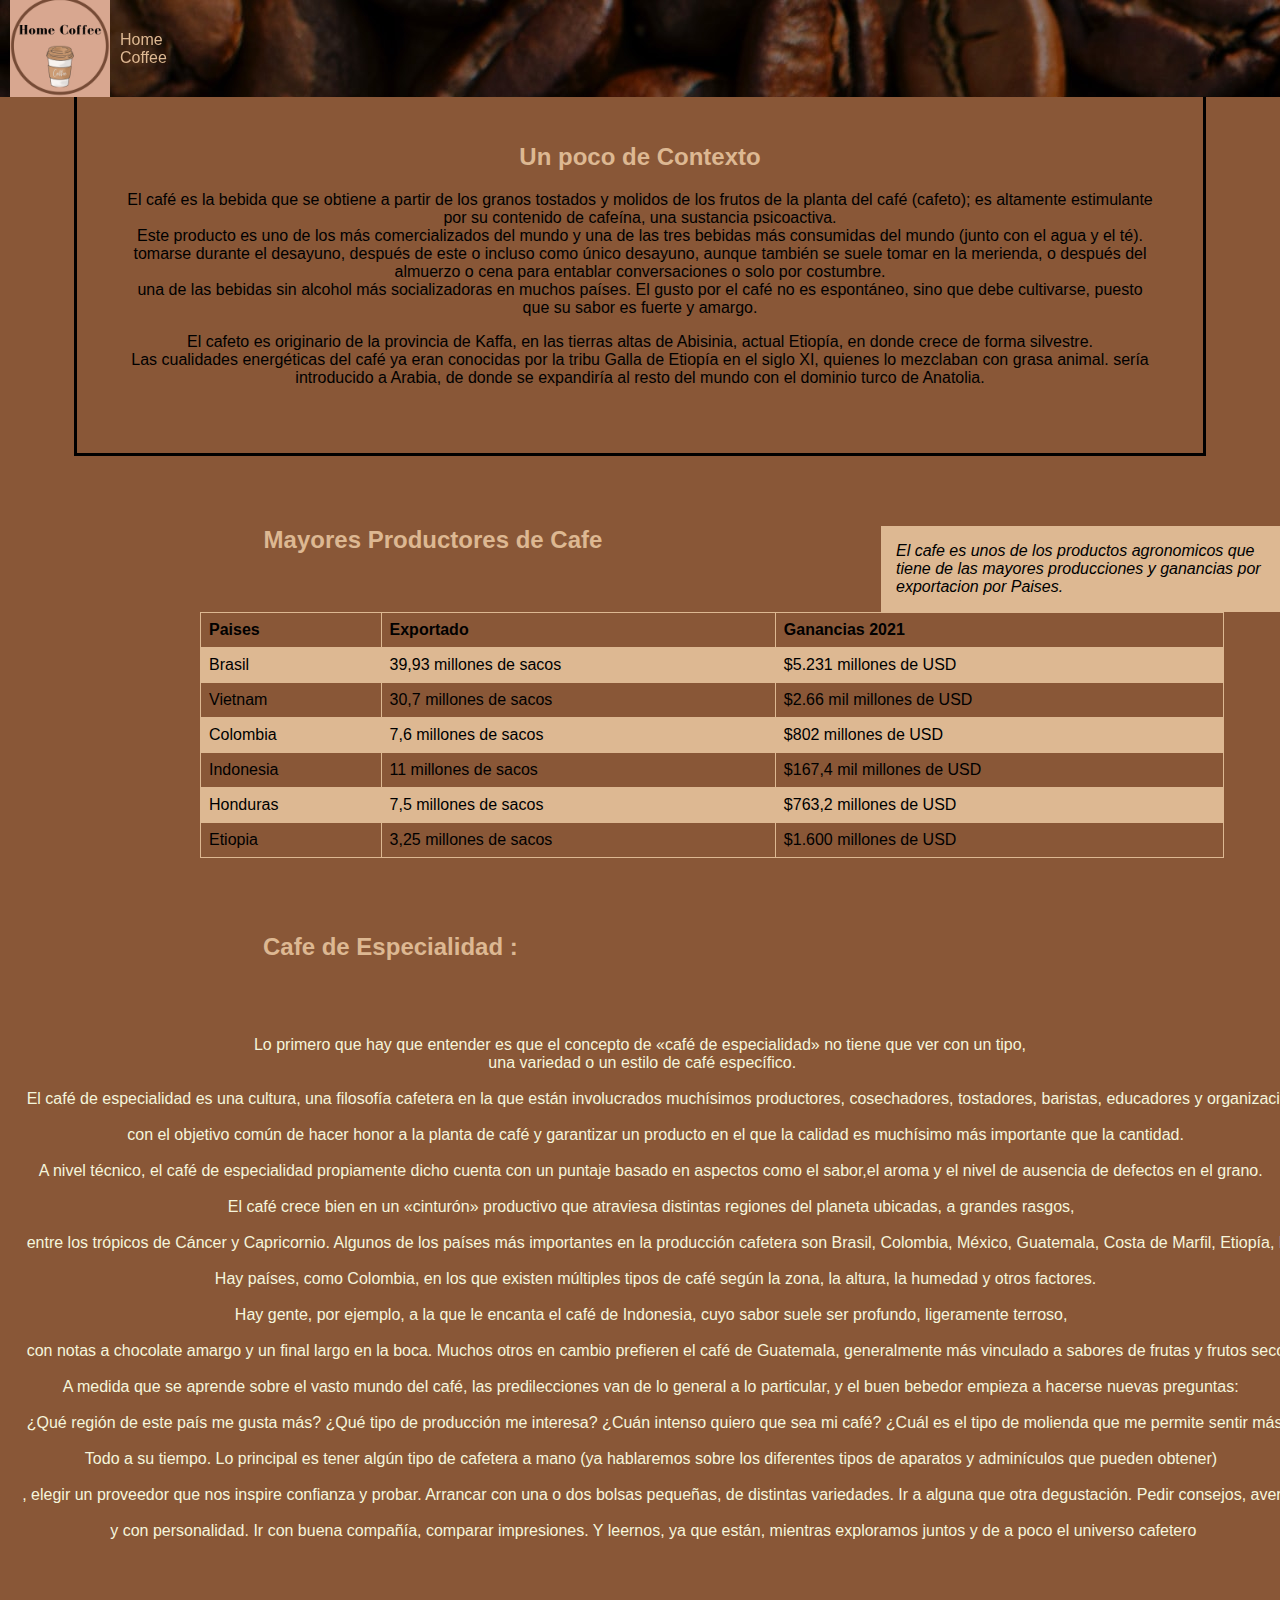
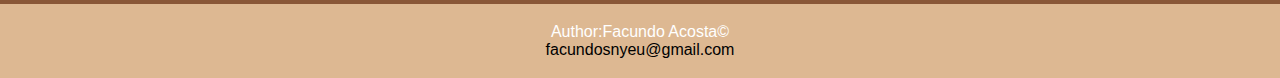
<file: index.html>
<!DOCTYPE html>
<html lang="en">
<head>
    <meta charset="UTF-8">
    <link rel="icon" href="imagenes.png/Logo.ico">
    <link rel="stylesheet" href="style.css">
    <title class="CoffeeName">Home Coffee</title>
</head>
<body>

  <header>
    <a href="#" class="logo">
     <img src="imagenes.png/Logo.png" alt="Logo Home Coffee">
     <a href="file:///C:/Users/WINDOWS/Desktop/Codework/Front_End/index.html" class="nombre-empresa">Home Coffee</a>
    </a>
    <nav>
     <a href="file:///C:/Users/WINDOWS/Desktop/Codework/Front_End/index.html" class="nav-link">Inicio </a>
     <a href="file:///C:/Users/WINDOWS/Desktop/Codework/Front_End/aboutus.html" class="nav-link">Sobre Nosotros</a>
     <a href="mailto:facundosnyeu@gmail.com" class="nav-link">Contacto</a>
    </nav>
 </header>
 <main>
   <section>
  <div class="Historia"
    > <h2 class="Productores">Un poco de Contexto</h2>
    <p class="Textoindex">
     El café es la bebida que se obtiene a partir de los granos tostados y molidos de los frutos de la planta del café (cafeto); es altamente estimulante por su contenido de cafeína,
      una sustancia psicoactiva. <br>
       Este producto es uno de los más comercializados del mundo y una de las tres bebidas más consumidas del mundo (junto con el agua y el té).<br>
        tomarse durante el desayuno, después de este o incluso como único desayuno, aunque también se suele tomar en la merienda, o después del almuerzo o cena para entablar conversaciones o solo por costumbre.
        <br> una de las bebidas sin alcohol más socializadoras en muchos países. El gusto por el café no es espontáneo, sino que debe cultivarse, puesto que su sabor es fuerte y amargo.</p>
    
        <p>El cafeto es originario de la provincia de Kaffa, en las tierras altas de Abisinia, actual Etiopía, en donde crece de forma silvestre.<br>
          Las cualidades energéticas del café ya eran conocidas por la tribu Galla de Etiopía en el siglo XI, quienes lo mezclaban con grasa animal.
         sería introducido a Arabia, de donde se expandiría al resto del mundo con el dominio turco de Anatolia.</p></div>
 </section>
 <section>
  <aside>
    <p>El cafe es unos de los productos agronomicos que tiene de las mayores producciones y ganancias por exportacion por Paises.</p>
    </aside>
   
  <H2 class="Productores">Mayores Productores  de Cafe</H2>
  <table class="LaTabla">
    <tr>
      <th>Paises</th>
      <th>Exportado</th>
      <th>Ganancias 2021</th>
    </tr>
    <tr>
      <td>Brasil</td>
      <td>39,93 millones de sacos</td>
      <td>$5.231 millones de USD</td>
    </tr>
    <tr>
      <td>Vietnam</td>
      <td>30,7 millones de sacos</td>
      <td>$2.66 mil millones de USD</td>
    </tr>
    <tr>
      <td>Colombia</td>
      <td>7,6 millones de sacos</td>
      <td>$802 millones de USD</td>
    </tr>
    <tr>
      <td>Indonesia</td>
      <td>11 millones de sacos</td>
      <td>$167,4 mil millones de USD
      </td>
    </tr>
    <tr>
      <td>Honduras</td>
      <td>7,5 millones de sacos</td>
      <td>$763,2 millones de USD</td>
    </tr>
    <tr>
      <td>Etiopia</td>
      <td>3,25 millones de sacos</td>
      <td>$1.600 millones de USD</td>
    </tr>
  </table>
 </section>
 <section>
</h2>
<h2 class="Titulos2">
 Cafe de Especialidad : 
</h2>
  <pre class="BajaPre">Lo primero que hay que entender es que el concepto de «café de especialidad» no tiene que ver con un tipo,<br> una variedad o un estilo de café específico.<br>
      El café de especialidad es una cultura, una filosofía cafetera en la que están involucrados muchísimos productores, cosechadores, tostadores, baristas, educadores y organizaciones, entre otros actores,<br>
       con el objetivo común de hacer honor a la planta de café y garantizar un producto en el que la calidad es muchísimo más importante que la cantidad.

     A nivel técnico, el café de especialidad propiamente dicho cuenta con un puntaje basado en aspectos como el sabor,el aroma y el nivel de ausencia de defectos en el grano.
     
     El café crece bien en un «cinturón» productivo que atraviesa distintas regiones del planeta ubicadas, a grandes rasgos,<br>
      entre los trópicos de Cáncer y Capricornio. Algunos de los países más importantes en la producción cafetera son Brasil, Colombia, México, Guatemala, Costa de Marfil, Etiopía, Kenia, Uganda, India, Vietnam e Indonesia.<br>
       Hay países, como Colombia, en los que existen múltiples tipos de café según la zona, la altura, la humedad y otros factores.
     
     Hay gente, por ejemplo, a la que le encanta el café de Indonesia, cuyo sabor suele ser profundo, ligeramente terroso,<br>
      con notas a chocolate amargo y un final largo en la boca. Muchos otros en cambio prefieren el café de Guatemala, generalmente más vinculado a sabores de frutas y frutos secos.
     
     A medida que se aprende sobre el vasto mundo del café, las predilecciones van de lo general a lo particular, y el buen bebedor empieza a hacerse nuevas preguntas:<br>
      ¿Qué región de este país me gusta más? ¿Qué tipo de producción me interesa? ¿Cuán intenso quiero que sea mi café? ¿Cuál es el tipo de molienda que me permite sentir más aromas y sabores?
     
     Todo a su tiempo. Lo principal es tener algún tipo de cafetera a mano (ya hablaremos sobre los diferentes tipos de aparatos y adminículos que pueden obtener)<br>
     , elegir un proveedor que nos inspire confianza y probar. Arrancar con una o dos bolsas pequeñas, de distintas variedades. Ir a alguna que otra degustación. Pedir consejos, averiguar cuál es la mejor cafetería del barrio y optar por una taza de café negro<br>
      y con personalidad. Ir con buena compañía, comparar impresiones. Y leernos, ya que están, mientras exploramos juntos y de a poco el universo cafetero</pre>
 </section>
 </main>
 <footer>
     <p>Author:Facundo Acosta©<br>
     <a href="mailto:facundosnyeu@gmail.com">facundosnyeu@gmail.com</a></p>
 </footer>
       </body>
   
</html>
</file>
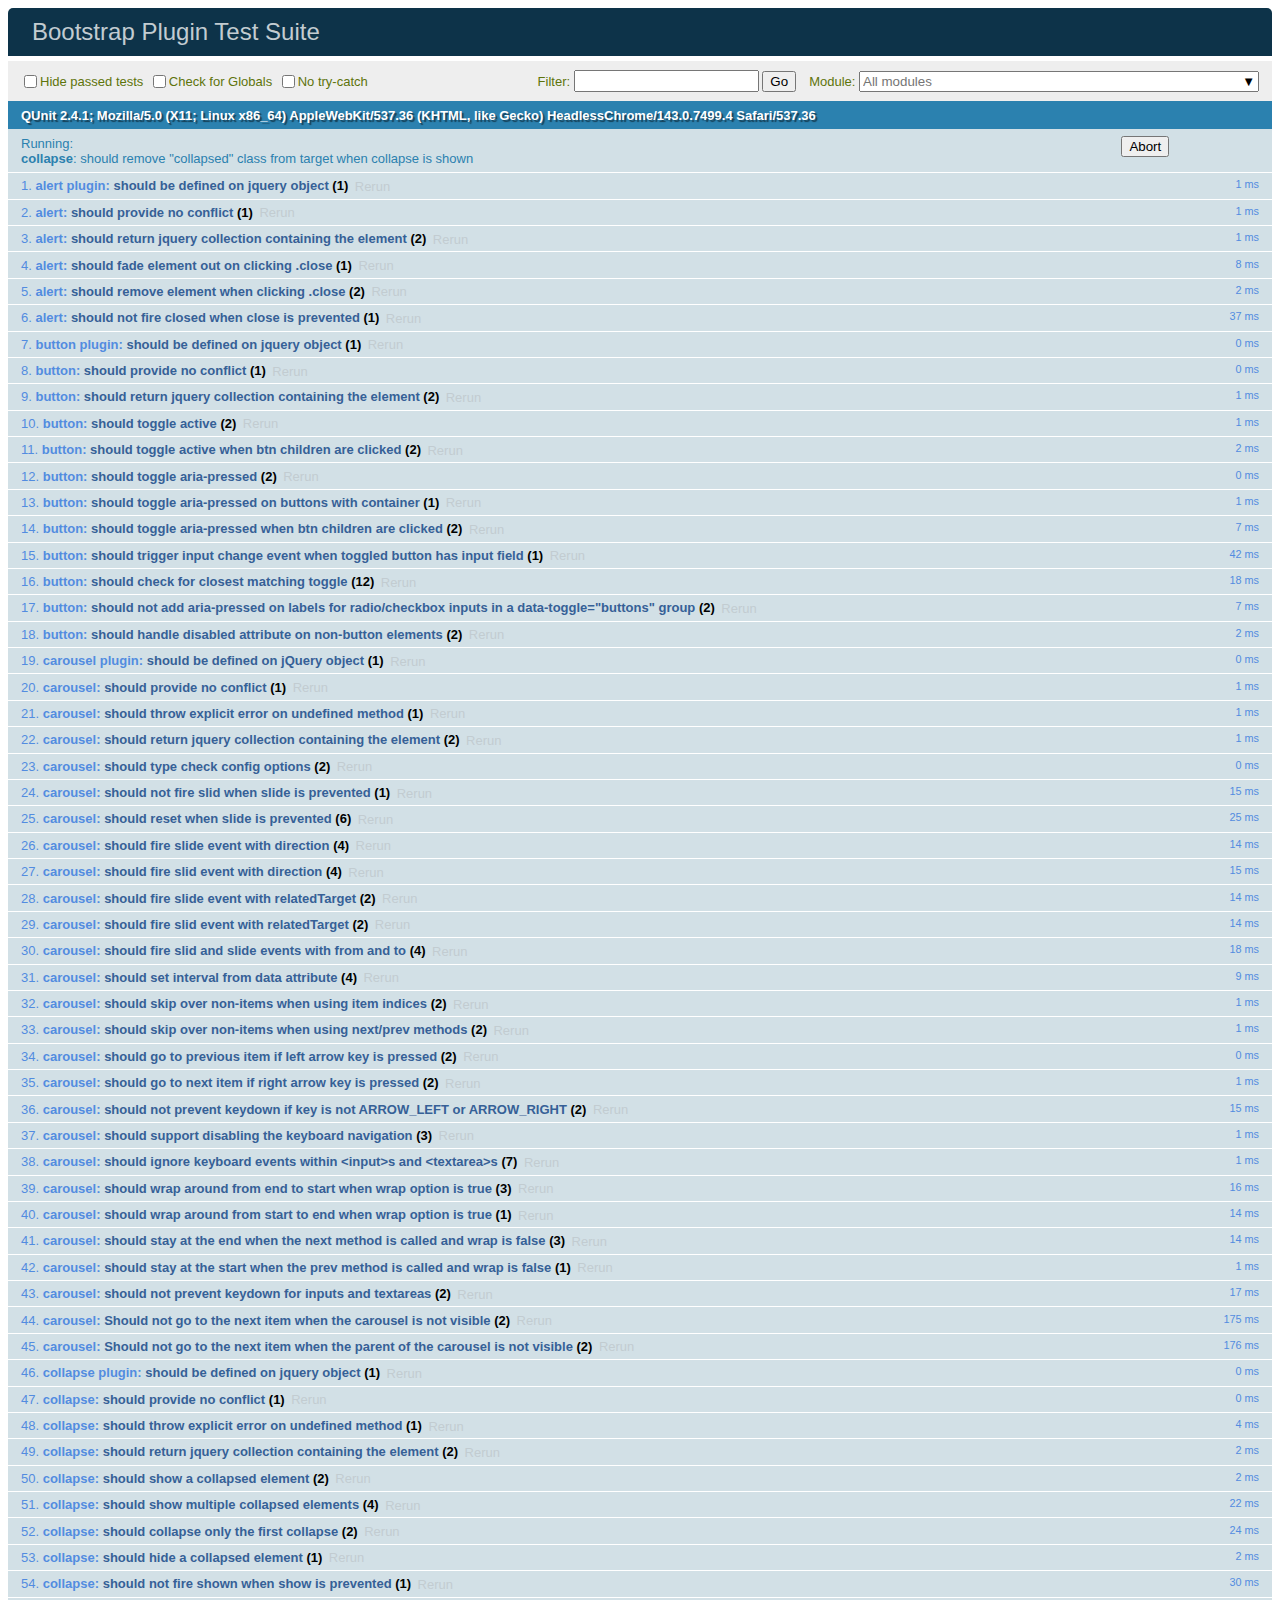
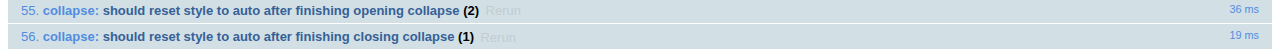
<file: bootstrap-4.0.0/js/tests/index.html>
<!doctype html>
<html lang="en">
  <head>
    <meta charset="utf-8">
    <meta name="viewport" content="width=device-width, initial-scale=1, shrink-to-fit=no">
    <title>Bootstrap Plugin Test Suite</title>

    <!-- jQuery -->
    <script>
      (function () {
        var path = '../../assets/js/vendor/jquery-slim.min.js'
        // get jquery param from the query string.
        var jQueryVersion = location.search.match(/[?&]jquery=(.*?)(?=&|$)/)

        // If a version was specified, use that version from our vendor folder
        if (jQueryVersion) {
          path = 'vendor/jquery-' + jQueryVersion[1] + '.min.js'
        }
        document.write('<script src="' + path + '"><\/script>')
      }())
    </script>
    <script src="../../assets/js/vendor/popper.min.js"></script>

    <!-- QUnit -->
    <link rel="stylesheet" href="vendor/qunit.css" media="screen">
    <script src="vendor/qunit.js"></script>

    <script>
      // Disable jQuery event aliases to ensure we don't accidentally use any of them
      [
        'blur',
        'focus',
        'focusin',
        'focusout',
        'resize',
        'scroll',
        'click',
        'dblclick',
        'mousedown',
        'mouseup',
        'mousemove',
        'mouseover',
        'mouseout',
        'mouseenter',
        'mouseleave',
        'change',
        'select',
        'submit',
        'keydown',
        'keypress',
        'keyup',
        'contextmenu'
      ].forEach(function(eventAlias) {
        $.fn[eventAlias] = function() {
          throw new Error('Using the ".' + eventAlias + '()" method is not allowed, so that Bootstrap can be compatible with custom jQuery builds which exclude the "event aliases" module that defines said method. See https://github.com/twbs/bootstrap/blob/master/CONTRIBUTING.md#js')
        }
      })

      // Require assert.expect in each test
      QUnit.config.requireExpects = true

      // See https://github.com/axemclion/grunt-saucelabs#test-result-details-with-qunit
      var log = []
      var testName

      QUnit.done(function(testResults) {
        var tests = []
        for (var i = 0; i < log.length; i++) {
          var details = log[i]
          tests.push({
            name: details.name,
            result: details.result,
            expected: details.expected,
            actual: details.actual,
            source: details.source
          })
        }
        testResults.tests = tests

        window.global_test_results = testResults
      })

      QUnit.testStart(function(testDetails) {
        QUnit.log(function(details) {
          if (!details.result) {
            details.name = testDetails.name
            log.push(details)
          }
        })
      })

      // Display fixture on-screen on iOS to avoid false positives
      // See https://github.com/twbs/bootstrap/pull/15955
      if (/iPhone|iPad|iPod/.test(navigator.userAgent)) {
        QUnit.begin(function() {
          $('#qunit-fixture').css({ top: 0, left: 0 })
        })

        QUnit.done(function() {
          $('#qunit-fixture').css({ top: '', left: '' })
        })
      }
    </script>

    <!-- Transpiled Plugins -->
    <script src="../dist/util.js"></script>
    <script src="../dist/alert.js"></script>
    <script src="../dist/button.js"></script>
    <script src="../dist/carousel.js"></script>
    <script src="../dist/collapse.js"></script>
    <script src="../dist/dropdown.js"></script>
    <script src="../dist/modal.js"></script>
    <script src="../dist/scrollspy.js"></script>
    <script src="../dist/tab.js"></script>
    <script src="../dist/tooltip.js"></script>
    <script src="../dist/popover.js"></script>

    <!-- Unit Tests -->
    <script src="unit/alert.js"></script>
    <script src="unit/button.js"></script>
    <script src="unit/carousel.js"></script>
    <script src="unit/collapse.js"></script>
    <script src="unit/dropdown.js"></script>
    <script src="unit/modal.js"></script>
    <script src="unit/scrollspy.js"></script>
    <script src="unit/tab.js"></script>
    <script src="unit/tooltip.js"></script>
    <script src="unit/popover.js"></script>
    <script src="unit/util.js"></script>
  </head>
  <body>
    <div id="qunit-container">
      <div id="qunit"></div>
      <div id="qunit-fixture"></div>
    </div>
  </body>
</html>
</file>
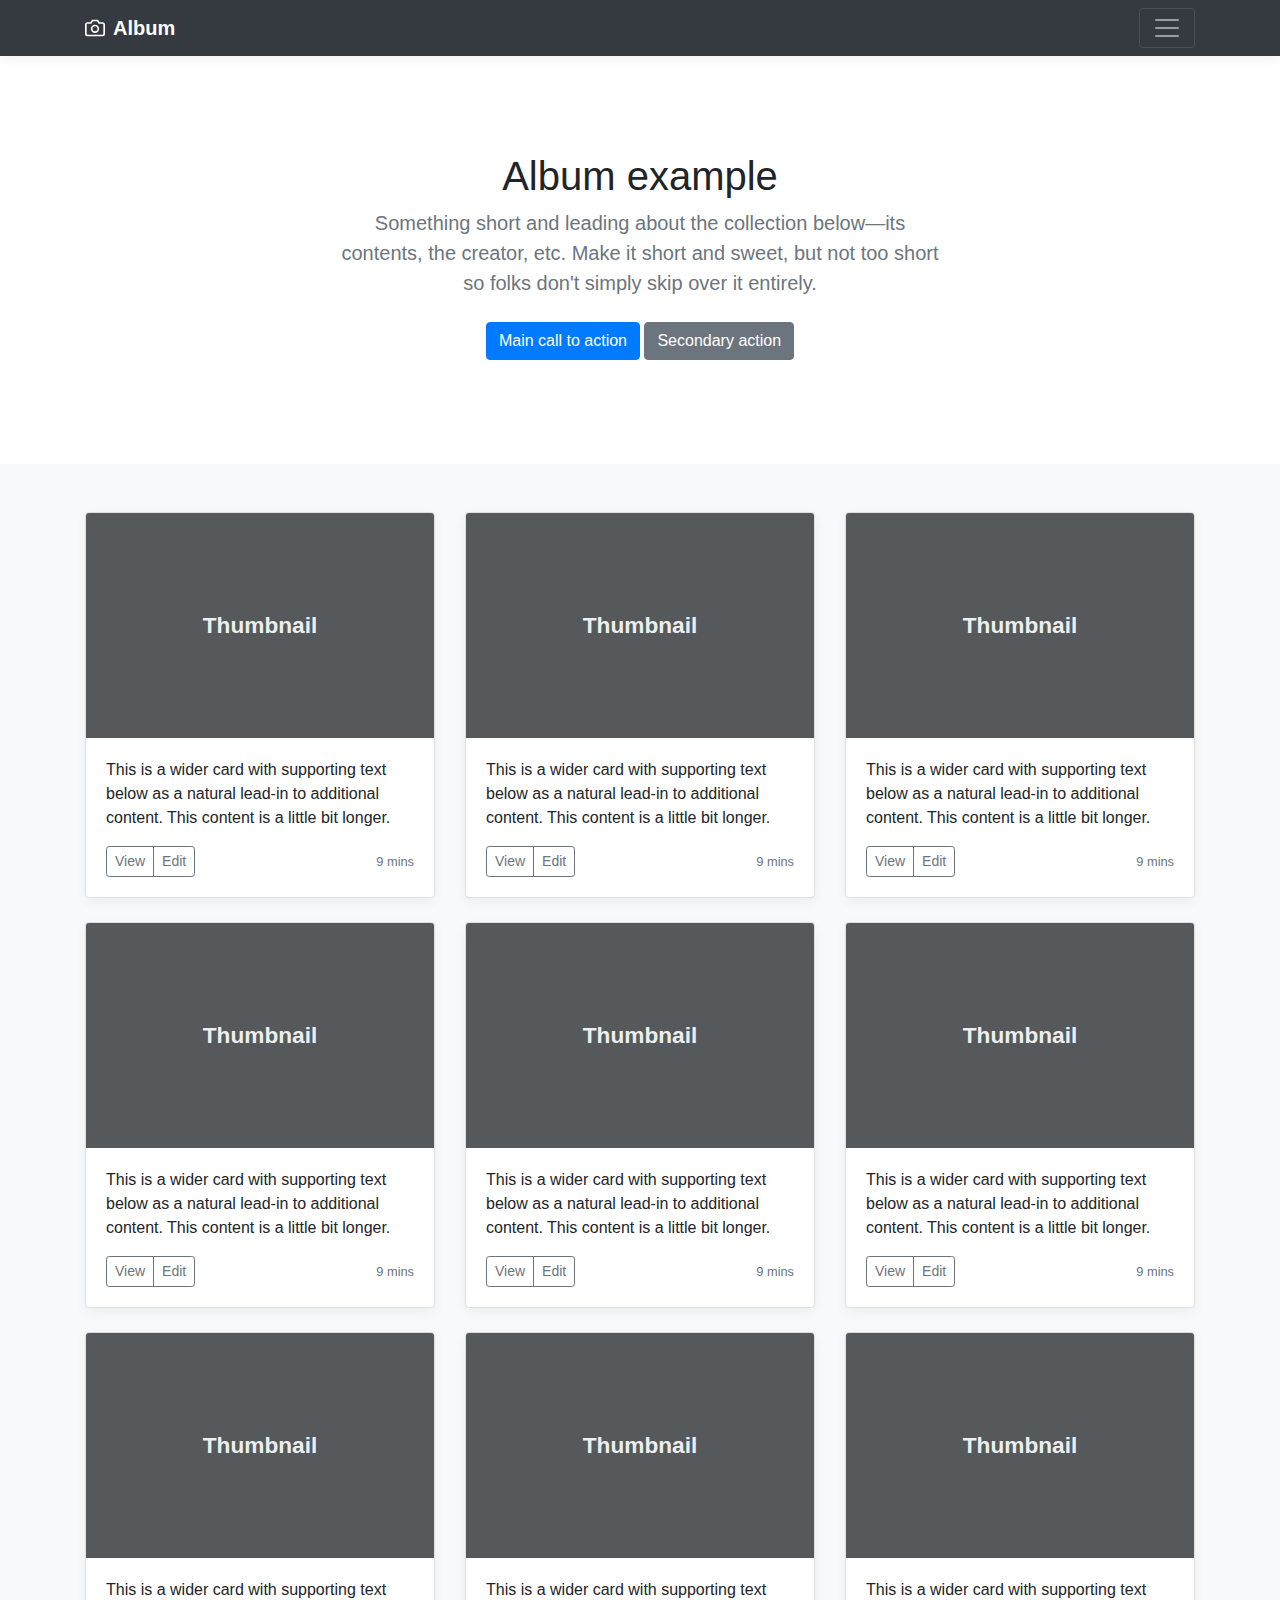
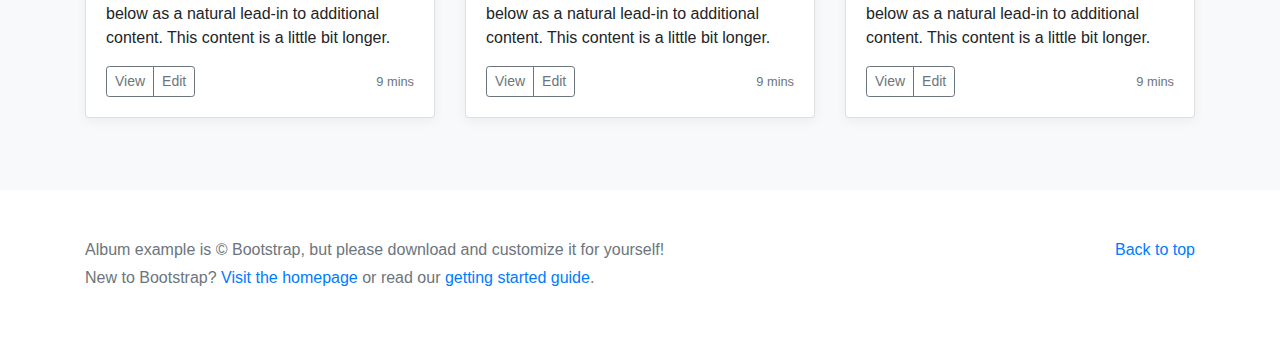
<file: bootstrap-4.0.0/docs/4.0/examples/album/index.html>
<!doctype html>
<html lang="en">
  <head>
    <meta charset="utf-8">
    <meta name="viewport" content="width=device-width, initial-scale=1, shrink-to-fit=no">
    <meta name="description" content="">
    <meta name="author" content="">
    <link rel="icon" href="../../../../favicon.ico">

    <title>Album example for Bootstrap</title>

    <!-- Bootstrap core CSS -->
    <link href="../../../../dist/css/bootstrap.min.css" rel="stylesheet">

    <!-- Custom styles for this template -->
    <link href="album.css" rel="stylesheet">
  </head>

  <body>

    <header>
      <div class="collapse bg-dark" id="navbarHeader">
        <div class="container">
          <div class="row">
            <div class="col-sm-8 col-md-7 py-4">
              <h4 class="text-white">About</h4>
              <p class="text-muted">Add some information about the album below, the author, or any other background context. Make it a few sentences long so folks can pick up some informative tidbits. Then, link them off to some social networking sites or contact information.</p>
            </div>
            <div class="col-sm-4 offset-md-1 py-4">
              <h4 class="text-white">Contact</h4>
              <ul class="list-unstyled">
                <li><a href="#" class="text-white">Follow on Twitter</a></li>
                <li><a href="#" class="text-white">Like on Facebook</a></li>
                <li><a href="#" class="text-white">Email me</a></li>
              </ul>
            </div>
          </div>
        </div>
      </div>
      <div class="navbar navbar-dark bg-dark box-shadow">
        <div class="container d-flex justify-content-between">
          <a href="#" class="navbar-brand d-flex align-items-center">
            <svg xmlns="http://www.w3.org/2000/svg" width="20" height="20" viewBox="0 0 24 24" fill="none" stroke="currentColor" stroke-width="2" stroke-linecap="round" stroke-linejoin="round" class="mr-2"><path d="M23 19a2 2 0 0 1-2 2H3a2 2 0 0 1-2-2V8a2 2 0 0 1 2-2h4l2-3h6l2 3h4a2 2 0 0 1 2 2z"></path><circle cx="12" cy="13" r="4"></circle></svg>
            <strong>Album</strong>
          </a>
          <button class="navbar-toggler" type="button" data-toggle="collapse" data-target="#navbarHeader" aria-controls="navbarHeader" aria-expanded="false" aria-label="Toggle navigation">
            <span class="navbar-toggler-icon"></span>
          </button>
        </div>
      </div>
    </header>

    <main role="main">

      <section class="jumbotron text-center">
        <div class="container">
          <h1 class="jumbotron-heading">Album example</h1>
          <p class="lead text-muted">Something short and leading about the collection below—its contents, the creator, etc. Make it short and sweet, but not too short so folks don't simply skip over it entirely.</p>
          <p>
            <a href="#" class="btn btn-primary my-2">Main call to action</a>
            <a href="#" class="btn btn-secondary my-2">Secondary action</a>
          </p>
        </div>
      </section>

      <div class="album py-5 bg-light">
        <div class="container">

          <div class="row">
            <div class="col-md-4">
              <div class="card mb-4 box-shadow">
                <img class="card-img-top" data-src="holder.js/100px225?theme=thumb&bg=55595c&fg=eceeef&text=Thumbnail" alt="Card image cap">
                <div class="card-body">
                  <p class="card-text">This is a wider card with supporting text below as a natural lead-in to additional content. This content is a little bit longer.</p>
                  <div class="d-flex justify-content-between align-items-center">
                    <div class="btn-group">
                      <button type="button" class="btn btn-sm btn-outline-secondary">View</button>
                      <button type="button" class="btn btn-sm btn-outline-secondary">Edit</button>
                    </div>
                    <small class="text-muted">9 mins</small>
                  </div>
                </div>
              </div>
            </div>
            <div class="col-md-4">
              <div class="card mb-4 box-shadow">
                <img class="card-img-top" data-src="holder.js/100px225?theme=thumb&bg=55595c&fg=eceeef&text=Thumbnail" alt="Card image cap">
                <div class="card-body">
                  <p class="card-text">This is a wider card with supporting text below as a natural lead-in to additional content. This content is a little bit longer.</p>
                  <div class="d-flex justify-content-between align-items-center">
                    <div class="btn-group">
                      <button type="button" class="btn btn-sm btn-outline-secondary">View</button>
                      <button type="button" class="btn btn-sm btn-outline-secondary">Edit</button>
                    </div>
                    <small class="text-muted">9 mins</small>
                  </div>
                </div>
              </div>
            </div>
            <div class="col-md-4">
              <div class="card mb-4 box-shadow">
                <img class="card-img-top" data-src="holder.js/100px225?theme=thumb&bg=55595c&fg=eceeef&text=Thumbnail" alt="Card image cap">
                <div class="card-body">
                  <p class="card-text">This is a wider card with supporting text below as a natural lead-in to additional content. This content is a little bit longer.</p>
                  <div class="d-flex justify-content-between align-items-center">
                    <div class="btn-group">
                      <button type="button" class="btn btn-sm btn-outline-secondary">View</button>
                      <button type="button" class="btn btn-sm btn-outline-secondary">Edit</button>
                    </div>
                    <small class="text-muted">9 mins</small>
                  </div>
                </div>
              </div>
            </div>

            <div class="col-md-4">
              <div class="card mb-4 box-shadow">
                <img class="card-img-top" data-src="holder.js/100px225?theme=thumb&bg=55595c&fg=eceeef&text=Thumbnail" alt="Card image cap">
                <div class="card-body">
                  <p class="card-text">This is a wider card with supporting text below as a natural lead-in to additional content. This content is a little bit longer.</p>
                  <div class="d-flex justify-content-between align-items-center">
                    <div class="btn-group">
                      <button type="button" class="btn btn-sm btn-outline-secondary">View</button>
                      <button type="button" class="btn btn-sm btn-outline-secondary">Edit</button>
                    </div>
                    <small class="text-muted">9 mins</small>
                  </div>
                </div>
              </div>
            </div>
            <div class="col-md-4">
              <div class="card mb-4 box-shadow">
                <img class="card-img-top" data-src="holder.js/100px225?theme=thumb&bg=55595c&fg=eceeef&text=Thumbnail" alt="Card image cap">
                <div class="card-body">
                  <p class="card-text">This is a wider card with supporting text below as a natural lead-in to additional content. This content is a little bit longer.</p>
                  <div class="d-flex justify-content-between align-items-center">
                    <div class="btn-group">
                      <button type="button" class="btn btn-sm btn-outline-secondary">View</button>
                      <button type="button" class="btn btn-sm btn-outline-secondary">Edit</button>
                    </div>
                    <small class="text-muted">9 mins</small>
                  </div>
                </div>
              </div>
            </div>
            <div class="col-md-4">
              <div class="card mb-4 box-shadow">
                <img class="card-img-top" data-src="holder.js/100px225?theme=thumb&bg=55595c&fg=eceeef&text=Thumbnail" alt="Card image cap">
                <div class="card-body">
                  <p class="card-text">This is a wider card with supporting text below as a natural lead-in to additional content. This content is a little bit longer.</p>
                  <div class="d-flex justify-content-between align-items-center">
                    <div class="btn-group">
                      <button type="button" class="btn btn-sm btn-outline-secondary">View</button>
                      <button type="button" class="btn btn-sm btn-outline-secondary">Edit</button>
                    </div>
                    <small class="text-muted">9 mins</small>
                  </div>
                </div>
              </div>
            </div>

            <div class="col-md-4">
              <div class="card mb-4 box-shadow">
                <img class="card-img-top" data-src="holder.js/100px225?theme=thumb&bg=55595c&fg=eceeef&text=Thumbnail" alt="Card image cap">
                <div class="card-body">
                  <p class="card-text">This is a wider card with supporting text below as a natural lead-in to additional content. This content is a little bit longer.</p>
                  <div class="d-flex justify-content-between align-items-center">
                    <div class="btn-group">
                      <button type="button" class="btn btn-sm btn-outline-secondary">View</button>
                      <button type="button" class="btn btn-sm btn-outline-secondary">Edit</button>
                    </div>
                    <small class="text-muted">9 mins</small>
                  </div>
                </div>
              </div>
            </div>
            <div class="col-md-4">
              <div class="card mb-4 box-shadow">
                <img class="card-img-top" data-src="holder.js/100px225?theme=thumb&bg=55595c&fg=eceeef&text=Thumbnail" alt="Card image cap">
                <div class="card-body">
                  <p class="card-text">This is a wider card with supporting text below as a natural lead-in to additional content. This content is a little bit longer.</p>
                  <div class="d-flex justify-content-between align-items-center">
                    <div class="btn-group">
                      <button type="button" class="btn btn-sm btn-outline-secondary">View</button>
                      <button type="button" class="btn btn-sm btn-outline-secondary">Edit</button>
                    </div>
                    <small class="text-muted">9 mins</small>
                  </div>
                </div>
              </div>
            </div>
            <div class="col-md-4">
              <div class="card mb-4 box-shadow">
                <img class="card-img-top" data-src="holder.js/100px225?theme=thumb&bg=55595c&fg=eceeef&text=Thumbnail" alt="Card image cap">
                <div class="card-body">
                  <p class="card-text">This is a wider card with supporting text below as a natural lead-in to additional content. This content is a little bit longer.</p>
                  <div class="d-flex justify-content-between align-items-center">
                    <div class="btn-group">
                      <button type="button" class="btn btn-sm btn-outline-secondary">View</button>
                      <button type="button" class="btn btn-sm btn-outline-secondary">Edit</button>
                    </div>
                    <small class="text-muted">9 mins</small>
                  </div>
                </div>
              </div>
            </div>
          </div>
        </div>
      </div>

    </main>

    <footer class="text-muted">
      <div class="container">
        <p class="float-right">
          <a href="#">Back to top</a>
        </p>
        <p>Album example is &copy; Bootstrap, but please download and customize it for yourself!</p>
        <p>New to Bootstrap? <a href="../../">Visit the homepage</a> or read our <a href="../../getting-started/">getting started guide</a>.</p>
      </div>
    </footer>

    <!-- Bootstrap core JavaScript
    ================================================== -->
    <!-- Placed at the end of the document so the pages load faster -->
    <script src="https://code.jquery.com/jquery-3.2.1.slim.min.js" integrity="sha384-KJ3o2DKtIkvYIK3UENzmM7KCkRr/rE9/Qpg6aAZGJwFDMVNA/GpGFF93hXpG5KkN" crossorigin="anonymous"></script>
    <script>window.jQuery || document.write('<script src="../../../../assets/js/vendor/jquery-slim.min.js"><\/script>')</script>
    <script src="../../../../assets/js/vendor/popper.min.js"></script>
    <script src="../../../../dist/js/bootstrap.min.js"></script>
    <script src="../../../../assets/js/vendor/holder.min.js"></script>
  </body>
</html>
</file>
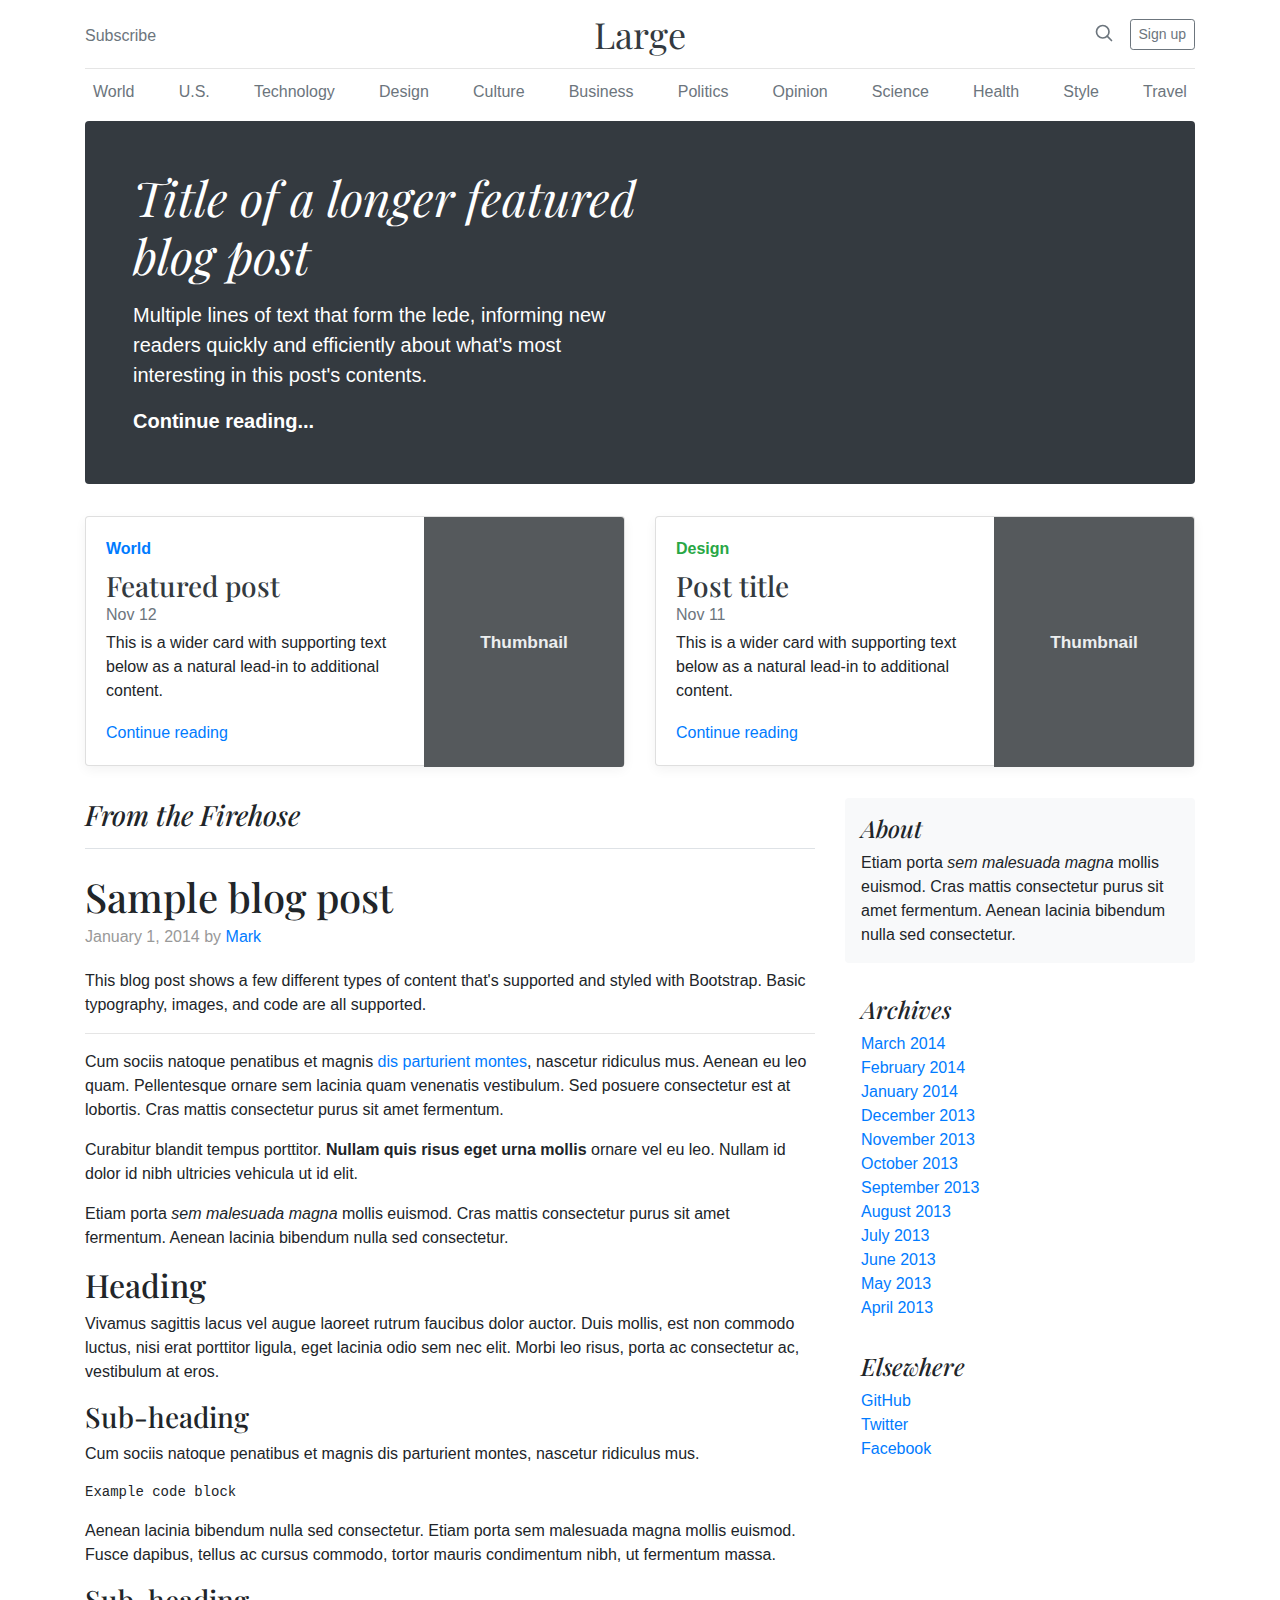
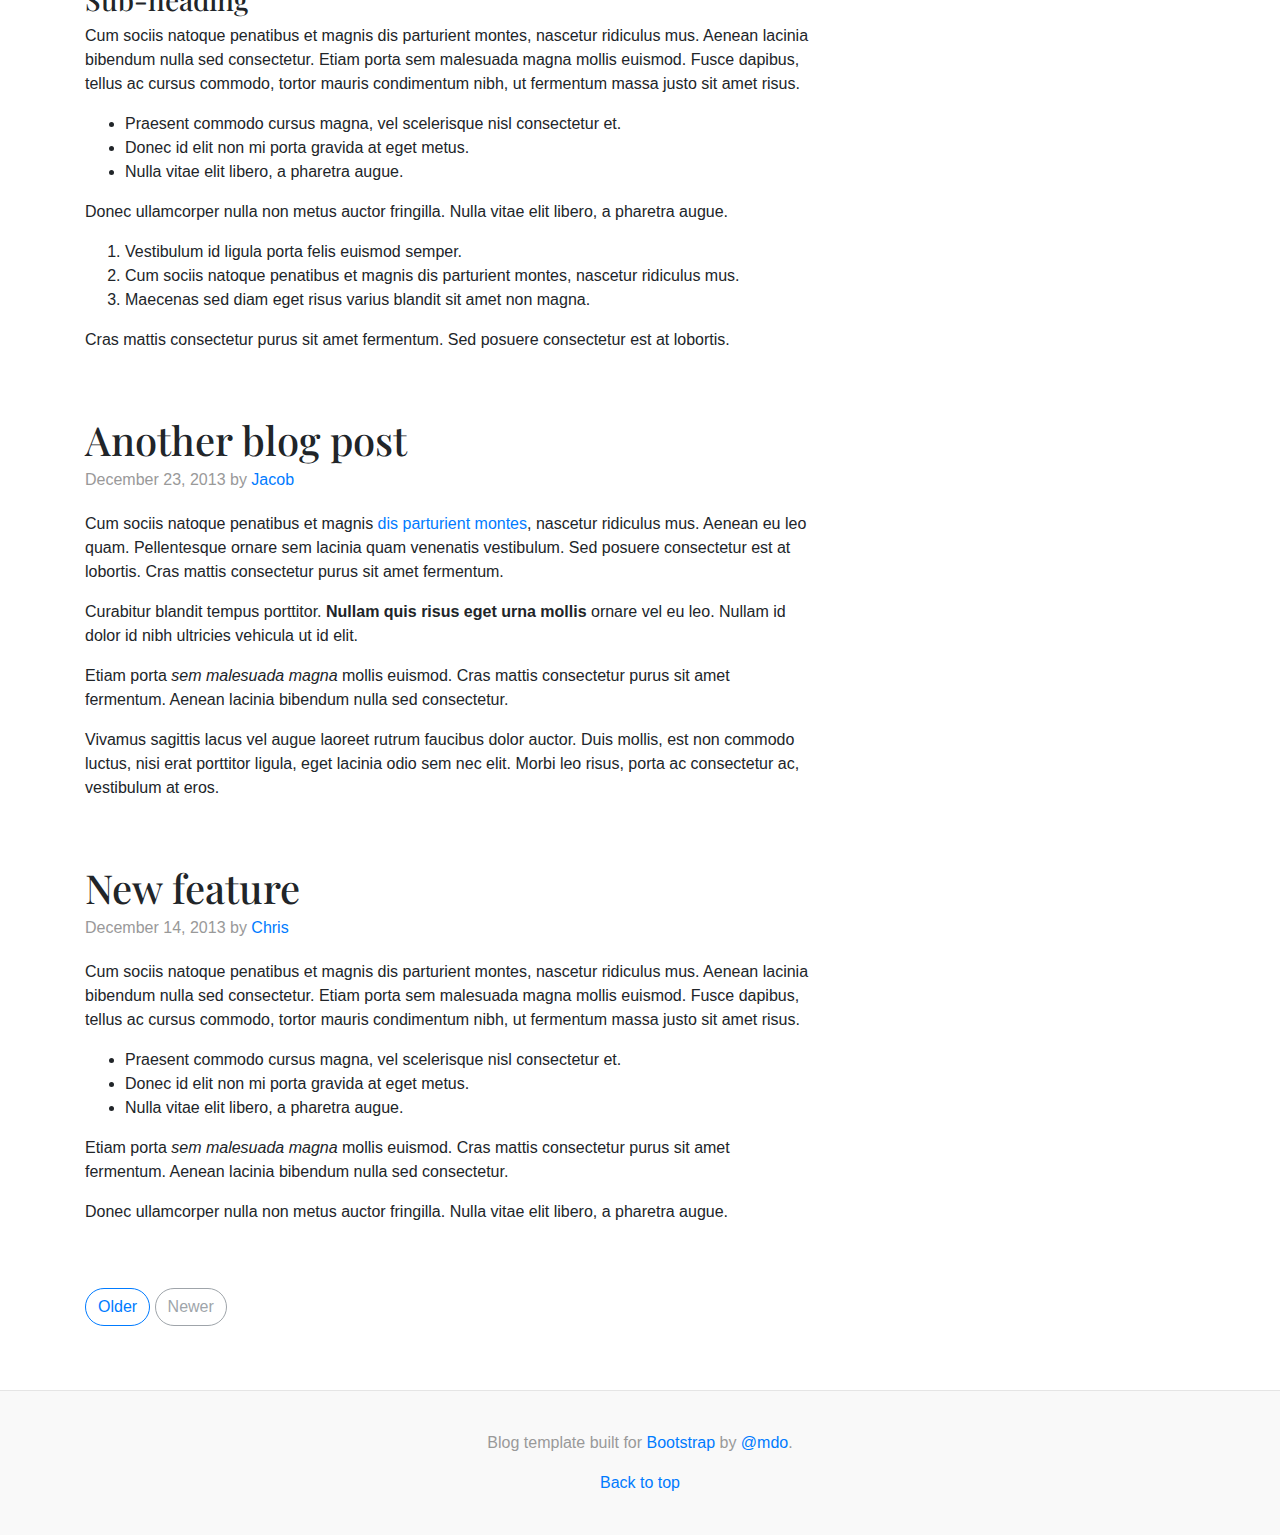
<file: bootstrap-4.0.0/docs/4.0/examples/blog/index.html>
<!doctype html>
<html lang="en">
  <head>
    <meta charset="utf-8">
    <meta name="viewport" content="width=device-width, initial-scale=1, shrink-to-fit=no">
    <meta name="description" content="">
    <meta name="author" content="">
    <link rel="icon" href="../../../../favicon.ico">

    <title>Blog Template for Bootstrap</title>

    <!-- Bootstrap core CSS -->
    <link href="../../../../dist/css/bootstrap.min.css" rel="stylesheet">

    <!-- Custom styles for this template -->
    <link href="https://fonts.googleapis.com/css?family=Playfair+Display:700,900" rel="stylesheet">
    <link href="blog.css" rel="stylesheet">
  </head>

  <body>

    <div class="container">
      <header class="blog-header py-3">
        <div class="row flex-nowrap justify-content-between align-items-center">
          <div class="col-4 pt-1">
            <a class="text-muted" href="#">Subscribe</a>
          </div>
          <div class="col-4 text-center">
            <a class="blog-header-logo text-dark" href="#">Large</a>
          </div>
          <div class="col-4 d-flex justify-content-end align-items-center">
            <a class="text-muted" href="#">
              <svg xmlns="http://www.w3.org/2000/svg" width="20" height="20" viewBox="0 0 24 24" fill="none" stroke="currentColor" stroke-width="2" stroke-linecap="round" stroke-linejoin="round" class="mx-3"><circle cx="10.5" cy="10.5" r="7.5"></circle><line x1="21" y1="21" x2="15.8" y2="15.8"></line></svg>
            </a>
            <a class="btn btn-sm btn-outline-secondary" href="#">Sign up</a>
          </div>
        </div>
      </header>

      <div class="nav-scroller py-1 mb-2">
        <nav class="nav d-flex justify-content-between">
          <a class="p-2 text-muted" href="#">World</a>
          <a class="p-2 text-muted" href="#">U.S.</a>
          <a class="p-2 text-muted" href="#">Technology</a>
          <a class="p-2 text-muted" href="#">Design</a>
          <a class="p-2 text-muted" href="#">Culture</a>
          <a class="p-2 text-muted" href="#">Business</a>
          <a class="p-2 text-muted" href="#">Politics</a>
          <a class="p-2 text-muted" href="#">Opinion</a>
          <a class="p-2 text-muted" href="#">Science</a>
          <a class="p-2 text-muted" href="#">Health</a>
          <a class="p-2 text-muted" href="#">Style</a>
          <a class="p-2 text-muted" href="#">Travel</a>
        </nav>
      </div>

      <div class="jumbotron p-3 p-md-5 text-white rounded bg-dark">
        <div class="col-md-6 px-0">
          <h1 class="display-4 font-italic">Title of a longer featured blog post</h1>
          <p class="lead my-3">Multiple lines of text that form the lede, informing new readers quickly and efficiently about what's most interesting in this post's contents.</p>
          <p class="lead mb-0"><a href="#" class="text-white font-weight-bold">Continue reading...</a></p>
        </div>
      </div>

      <div class="row mb-2">
        <div class="col-md-6">
          <div class="card flex-md-row mb-4 box-shadow h-md-250">
            <div class="card-body d-flex flex-column align-items-start">
              <strong class="d-inline-block mb-2 text-primary">World</strong>
              <h3 class="mb-0">
                <a class="text-dark" href="#">Featured post</a>
              </h3>
              <div class="mb-1 text-muted">Nov 12</div>
              <p class="card-text mb-auto">This is a wider card with supporting text below as a natural lead-in to additional content.</p>
              <a href="#">Continue reading</a>
            </div>
            <img class="card-img-right flex-auto d-none d-md-block" data-src="holder.js/200x250?theme=thumb" alt="Card image cap">
          </div>
        </div>
        <div class="col-md-6">
          <div class="card flex-md-row mb-4 box-shadow h-md-250">
            <div class="card-body d-flex flex-column align-items-start">
              <strong class="d-inline-block mb-2 text-success">Design</strong>
              <h3 class="mb-0">
                <a class="text-dark" href="#">Post title</a>
              </h3>
              <div class="mb-1 text-muted">Nov 11</div>
              <p class="card-text mb-auto">This is a wider card with supporting text below as a natural lead-in to additional content.</p>
              <a href="#">Continue reading</a>
            </div>
            <img class="card-img-right flex-auto d-none d-md-block" data-src="holder.js/200x250?theme=thumb" alt="Card image cap">
          </div>
        </div>
      </div>
    </div>

    <main role="main" class="container">
      <div class="row">
        <div class="col-md-8 blog-main">
          <h3 class="pb-3 mb-4 font-italic border-bottom">
            From the Firehose
          </h3>

          <div class="blog-post">
            <h2 class="blog-post-title">Sample blog post</h2>
            <p class="blog-post-meta">January 1, 2014 by <a href="#">Mark</a></p>

            <p>This blog post shows a few different types of content that's supported and styled with Bootstrap. Basic typography, images, and code are all supported.</p>
            <hr>
            <p>Cum sociis natoque penatibus et magnis <a href="#">dis parturient montes</a>, nascetur ridiculus mus. Aenean eu leo quam. Pellentesque ornare sem lacinia quam venenatis vestibulum. Sed posuere consectetur est at lobortis. Cras mattis consectetur purus sit amet fermentum.</p>
            <blockquote>
              <p>Curabitur blandit tempus porttitor. <strong>Nullam quis risus eget urna mollis</strong> ornare vel eu leo. Nullam id dolor id nibh ultricies vehicula ut id elit.</p>
            </blockquote>
            <p>Etiam porta <em>sem malesuada magna</em> mollis euismod. Cras mattis consectetur purus sit amet fermentum. Aenean lacinia bibendum nulla sed consectetur.</p>
            <h2>Heading</h2>
            <p>Vivamus sagittis lacus vel augue laoreet rutrum faucibus dolor auctor. Duis mollis, est non commodo luctus, nisi erat porttitor ligula, eget lacinia odio sem nec elit. Morbi leo risus, porta ac consectetur ac, vestibulum at eros.</p>
            <h3>Sub-heading</h3>
            <p>Cum sociis natoque penatibus et magnis dis parturient montes, nascetur ridiculus mus.</p>
            <pre><code>Example code block</code></pre>
            <p>Aenean lacinia bibendum nulla sed consectetur. Etiam porta sem malesuada magna mollis euismod. Fusce dapibus, tellus ac cursus commodo, tortor mauris condimentum nibh, ut fermentum massa.</p>
            <h3>Sub-heading</h3>
            <p>Cum sociis natoque penatibus et magnis dis parturient montes, nascetur ridiculus mus. Aenean lacinia bibendum nulla sed consectetur. Etiam porta sem malesuada magna mollis euismod. Fusce dapibus, tellus ac cursus commodo, tortor mauris condimentum nibh, ut fermentum massa justo sit amet risus.</p>
            <ul>
              <li>Praesent commodo cursus magna, vel scelerisque nisl consectetur et.</li>
              <li>Donec id elit non mi porta gravida at eget metus.</li>
              <li>Nulla vitae elit libero, a pharetra augue.</li>
            </ul>
            <p>Donec ullamcorper nulla non metus auctor fringilla. Nulla vitae elit libero, a pharetra augue.</p>
            <ol>
              <li>Vestibulum id ligula porta felis euismod semper.</li>
              <li>Cum sociis natoque penatibus et magnis dis parturient montes, nascetur ridiculus mus.</li>
              <li>Maecenas sed diam eget risus varius blandit sit amet non magna.</li>
            </ol>
            <p>Cras mattis consectetur purus sit amet fermentum. Sed posuere consectetur est at lobortis.</p>
          </div><!-- /.blog-post -->

          <div class="blog-post">
            <h2 class="blog-post-title">Another blog post</h2>
            <p class="blog-post-meta">December 23, 2013 by <a href="#">Jacob</a></p>

            <p>Cum sociis natoque penatibus et magnis <a href="#">dis parturient montes</a>, nascetur ridiculus mus. Aenean eu leo quam. Pellentesque ornare sem lacinia quam venenatis vestibulum. Sed posuere consectetur est at lobortis. Cras mattis consectetur purus sit amet fermentum.</p>
            <blockquote>
              <p>Curabitur blandit tempus porttitor. <strong>Nullam quis risus eget urna mollis</strong> ornare vel eu leo. Nullam id dolor id nibh ultricies vehicula ut id elit.</p>
            </blockquote>
            <p>Etiam porta <em>sem malesuada magna</em> mollis euismod. Cras mattis consectetur purus sit amet fermentum. Aenean lacinia bibendum nulla sed consectetur.</p>
            <p>Vivamus sagittis lacus vel augue laoreet rutrum faucibus dolor auctor. Duis mollis, est non commodo luctus, nisi erat porttitor ligula, eget lacinia odio sem nec elit. Morbi leo risus, porta ac consectetur ac, vestibulum at eros.</p>
          </div><!-- /.blog-post -->

          <div class="blog-post">
            <h2 class="blog-post-title">New feature</h2>
            <p class="blog-post-meta">December 14, 2013 by <a href="#">Chris</a></p>

            <p>Cum sociis natoque penatibus et magnis dis parturient montes, nascetur ridiculus mus. Aenean lacinia bibendum nulla sed consectetur. Etiam porta sem malesuada magna mollis euismod. Fusce dapibus, tellus ac cursus commodo, tortor mauris condimentum nibh, ut fermentum massa justo sit amet risus.</p>
            <ul>
              <li>Praesent commodo cursus magna, vel scelerisque nisl consectetur et.</li>
              <li>Donec id elit non mi porta gravida at eget metus.</li>
              <li>Nulla vitae elit libero, a pharetra augue.</li>
            </ul>
            <p>Etiam porta <em>sem malesuada magna</em> mollis euismod. Cras mattis consectetur purus sit amet fermentum. Aenean lacinia bibendum nulla sed consectetur.</p>
            <p>Donec ullamcorper nulla non metus auctor fringilla. Nulla vitae elit libero, a pharetra augue.</p>
          </div><!-- /.blog-post -->

          <nav class="blog-pagination">
            <a class="btn btn-outline-primary" href="#">Older</a>
            <a class="btn btn-outline-secondary disabled" href="#">Newer</a>
          </nav>

        </div><!-- /.blog-main -->

        <aside class="col-md-4 blog-sidebar">
          <div class="p-3 mb-3 bg-light rounded">
            <h4 class="font-italic">About</h4>
            <p class="mb-0">Etiam porta <em>sem malesuada magna</em> mollis euismod. Cras mattis consectetur purus sit amet fermentum. Aenean lacinia bibendum nulla sed consectetur.</p>
          </div>

          <div class="p-3">
            <h4 class="font-italic">Archives</h4>
            <ol class="list-unstyled mb-0">
              <li><a href="#">March 2014</a></li>
              <li><a href="#">February 2014</a></li>
              <li><a href="#">January 2014</a></li>
              <li><a href="#">December 2013</a></li>
              <li><a href="#">November 2013</a></li>
              <li><a href="#">October 2013</a></li>
              <li><a href="#">September 2013</a></li>
              <li><a href="#">August 2013</a></li>
              <li><a href="#">July 2013</a></li>
              <li><a href="#">June 2013</a></li>
              <li><a href="#">May 2013</a></li>
              <li><a href="#">April 2013</a></li>
            </ol>
          </div>

          <div class="p-3">
            <h4 class="font-italic">Elsewhere</h4>
            <ol class="list-unstyled">
              <li><a href="#">GitHub</a></li>
              <li><a href="#">Twitter</a></li>
              <li><a href="#">Facebook</a></li>
            </ol>
          </div>
        </aside><!-- /.blog-sidebar -->

      </div><!-- /.row -->

    </main><!-- /.container -->

    <footer class="blog-footer">
      <p>Blog template built for <a href="https://getbootstrap.com/">Bootstrap</a> by <a href="https://twitter.com/mdo">@mdo</a>.</p>
      <p>
        <a href="#">Back to top</a>
      </p>
    </footer>

    <!-- Bootstrap core JavaScript
    ================================================== -->
    <!-- Placed at the end of the document so the pages load faster -->
    <script src="https://code.jquery.com/jquery-3.2.1.slim.min.js" integrity="sha384-KJ3o2DKtIkvYIK3UENzmM7KCkRr/rE9/Qpg6aAZGJwFDMVNA/GpGFF93hXpG5KkN" crossorigin="anonymous"></script>
    <script>window.jQuery || document.write('<script src="../../../../assets/js/vendor/jquery-slim.min.js"><\/script>')</script>
    <script src="../../../../assets/js/vendor/popper.min.js"></script>
    <script src="../../../../dist/js/bootstrap.min.js"></script>
    <script src="../../../../assets/js/vendor/holder.min.js"></script>
    <script>
      Holder.addTheme('thumb', {
        bg: '#55595c',
        fg: '#eceeef',
        text: 'Thumbnail'
      });
    </script>
  </body>
</html>
</file>
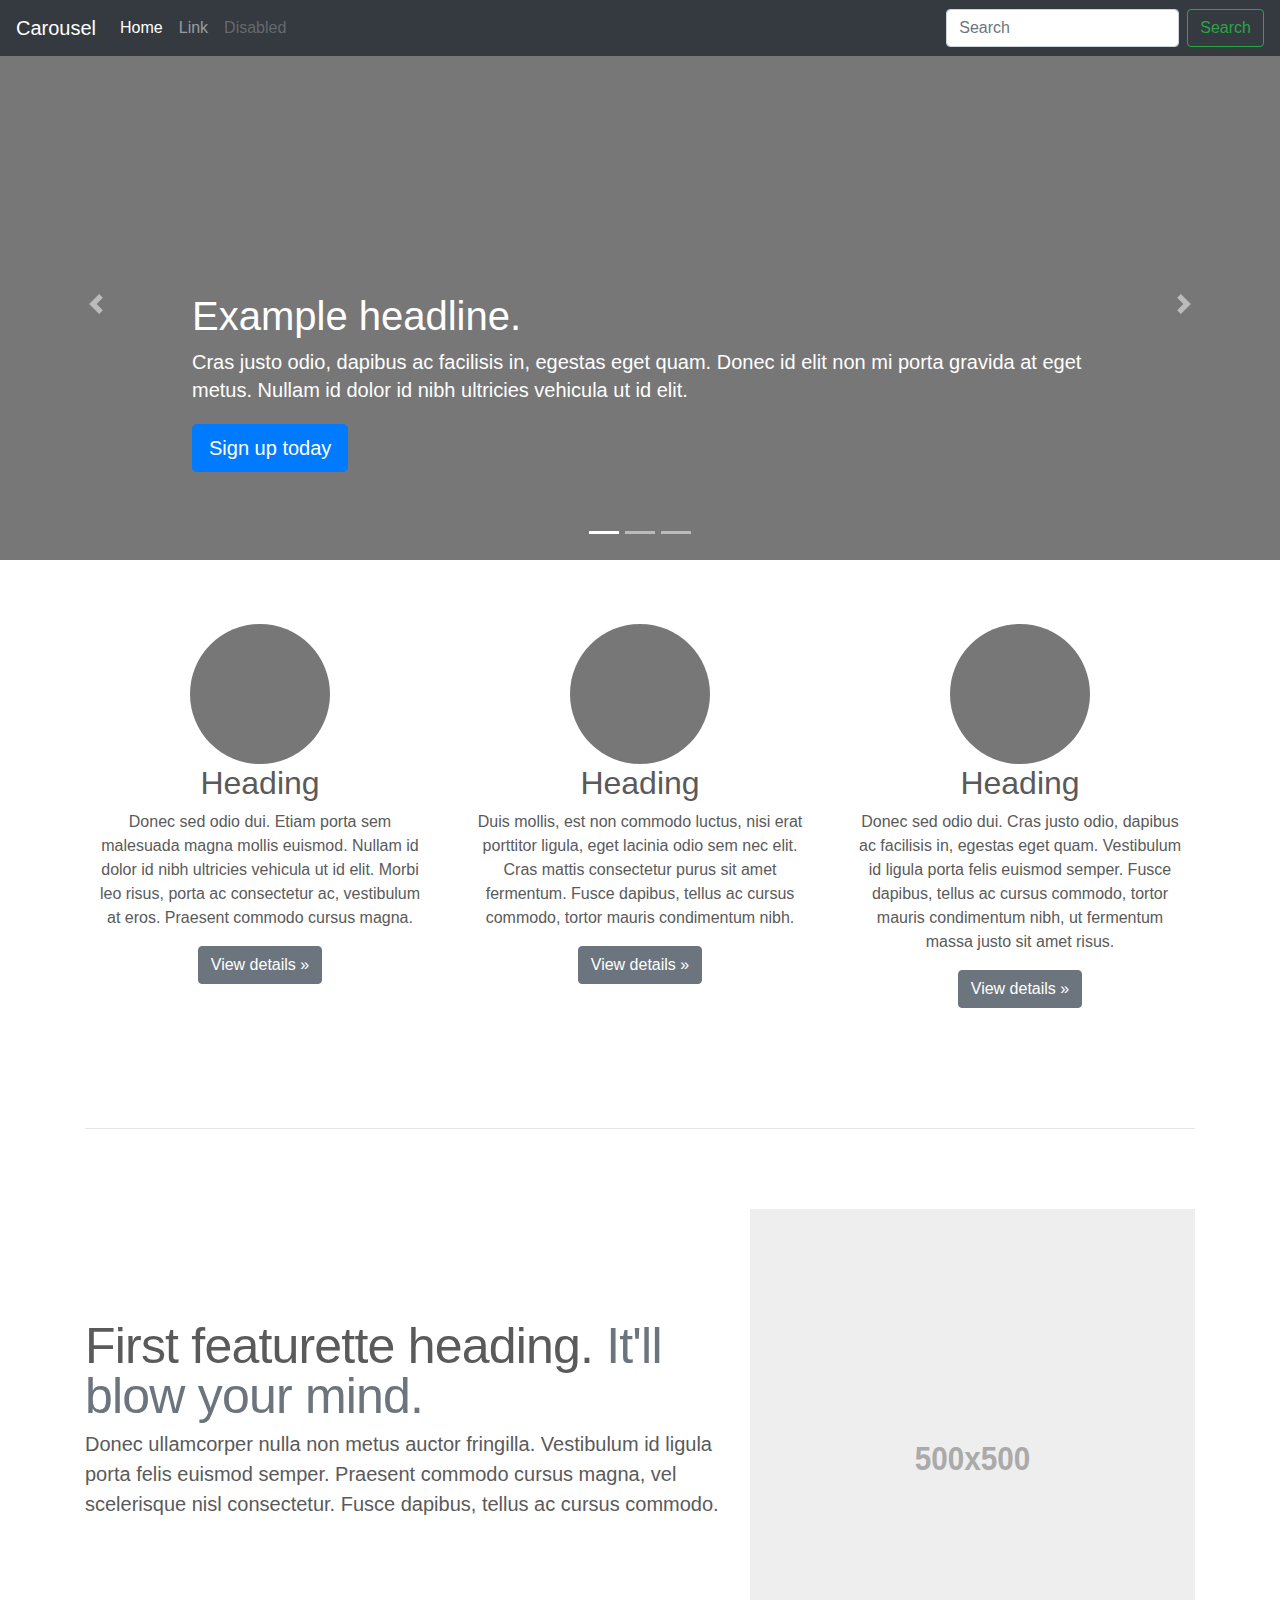
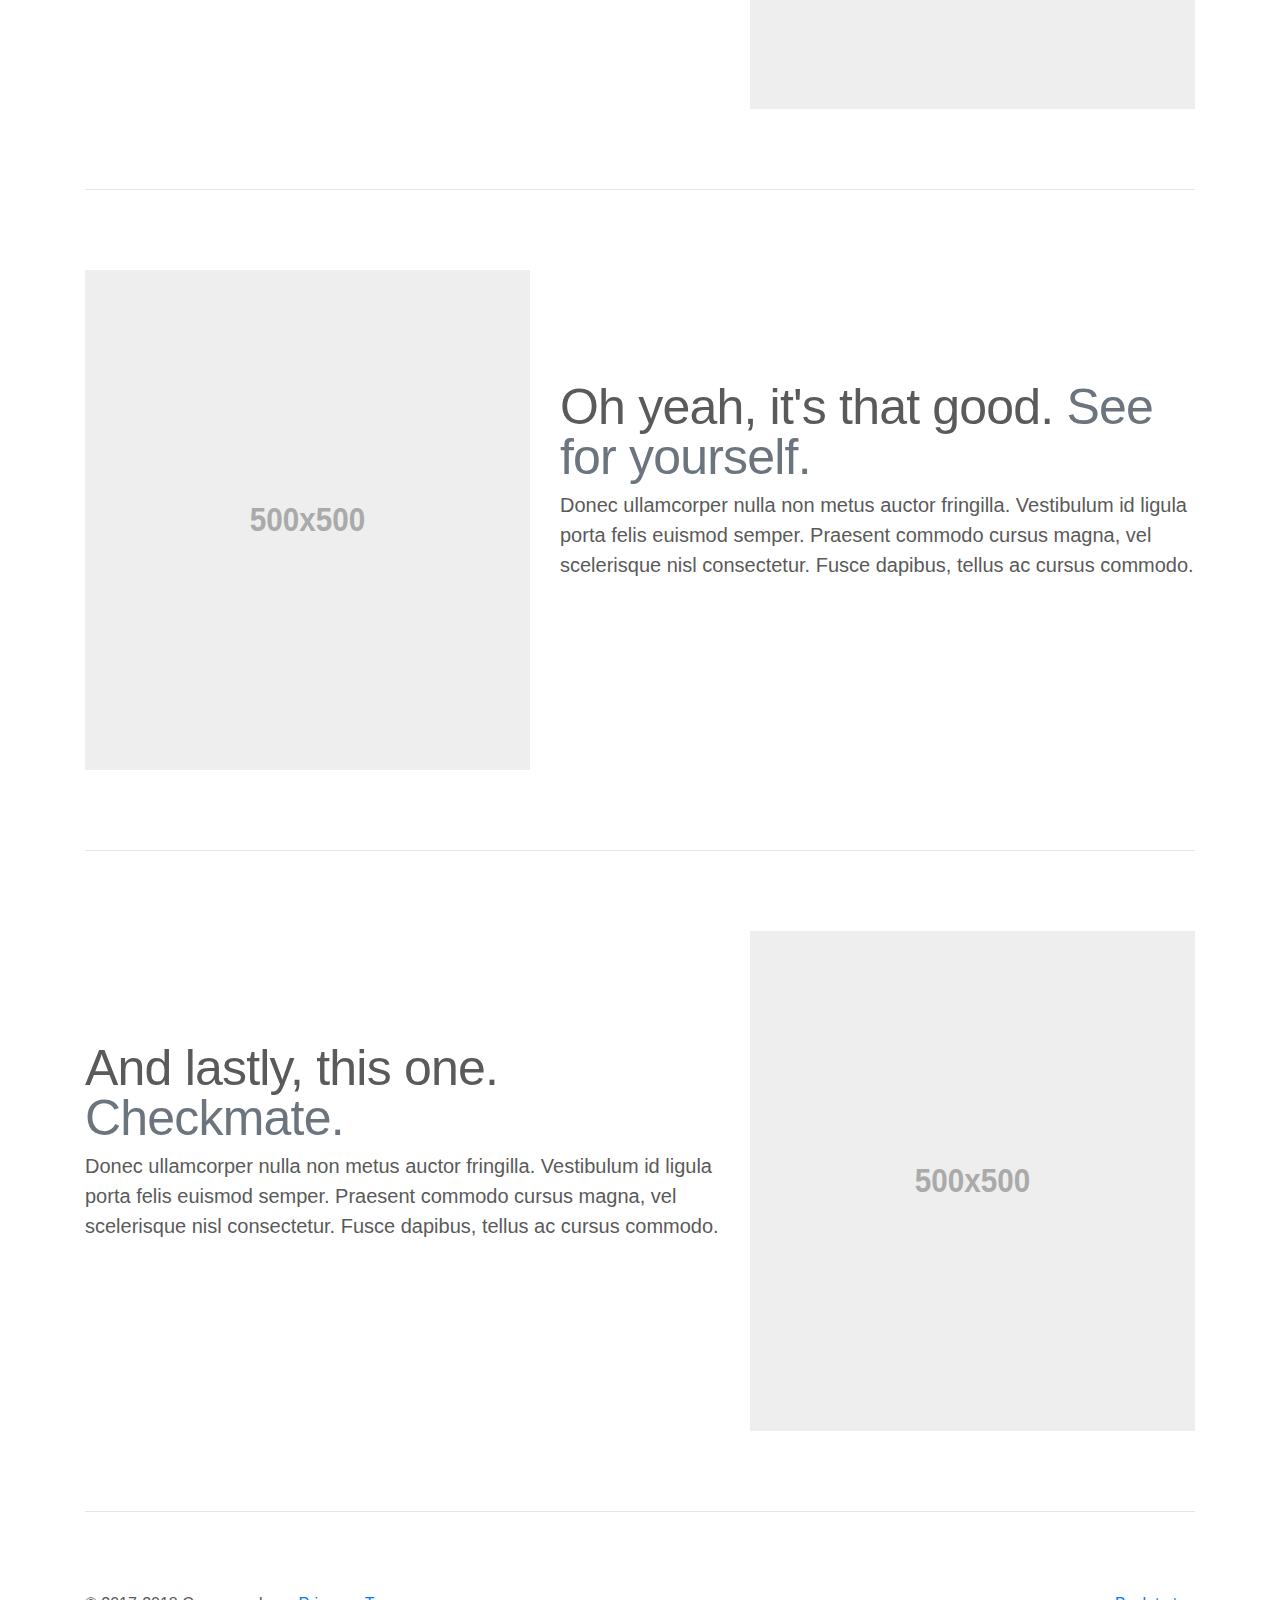
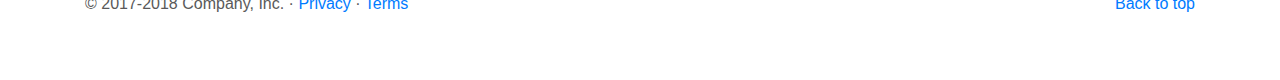
<file: bootstrap-4.0.0/docs/4.0/examples/carousel/index.html>
<!doctype html>
<html lang="en">
  <head>
    <meta charset="utf-8">
    <meta name="viewport" content="width=device-width, initial-scale=1, shrink-to-fit=no">
    <meta name="description" content="">
    <meta name="author" content="">
    <link rel="icon" href="../../../../favicon.ico">

    <title>Carousel Template for Bootstrap</title>

    <!-- Bootstrap core CSS -->
    <link href="../../../../dist/css/bootstrap.min.css" rel="stylesheet">

    <!-- Custom styles for this template -->
    <link href="carousel.css" rel="stylesheet">
  </head>
  <body>

    <header>
      <nav class="navbar navbar-expand-md navbar-dark fixed-top bg-dark">
        <a class="navbar-brand" href="#">Carousel</a>
        <button class="navbar-toggler" type="button" data-toggle="collapse" data-target="#navbarCollapse" aria-controls="navbarCollapse" aria-expanded="false" aria-label="Toggle navigation">
          <span class="navbar-toggler-icon"></span>
        </button>
        <div class="collapse navbar-collapse" id="navbarCollapse">
          <ul class="navbar-nav mr-auto">
            <li class="nav-item active">
              <a class="nav-link" href="#">Home <span class="sr-only">(current)</span></a>
            </li>
            <li class="nav-item">
              <a class="nav-link" href="#">Link</a>
            </li>
            <li class="nav-item">
              <a class="nav-link disabled" href="#">Disabled</a>
            </li>
          </ul>
          <form class="form-inline mt-2 mt-md-0">
            <input class="form-control mr-sm-2" type="text" placeholder="Search" aria-label="Search">
            <button class="btn btn-outline-success my-2 my-sm-0" type="submit">Search</button>
          </form>
        </div>
      </nav>
    </header>

    <main role="main">

      <div id="myCarousel" class="carousel slide" data-ride="carousel">
        <ol class="carousel-indicators">
          <li data-target="#myCarousel" data-slide-to="0" class="active"></li>
          <li data-target="#myCarousel" data-slide-to="1"></li>
          <li data-target="#myCarousel" data-slide-to="2"></li>
        </ol>
        <div class="carousel-inner">
          <div class="carousel-item active">
            <img class="first-slide" src="[data-uri]" alt="First slide">
            <div class="container">
              <div class="carousel-caption text-left">
                <h1>Example headline.</h1>
                <p>Cras justo odio, dapibus ac facilisis in, egestas eget quam. Donec id elit non mi porta gravida at eget metus. Nullam id dolor id nibh ultricies vehicula ut id elit.</p>
                <p><a class="btn btn-lg btn-primary" href="#" role="button">Sign up today</a></p>
              </div>
            </div>
          </div>
          <div class="carousel-item">
            <img class="second-slide" src="[data-uri]" alt="Second slide">
            <div class="container">
              <div class="carousel-caption">
                <h1>Another example headline.</h1>
                <p>Cras justo odio, dapibus ac facilisis in, egestas eget quam. Donec id elit non mi porta gravida at eget metus. Nullam id dolor id nibh ultricies vehicula ut id elit.</p>
                <p><a class="btn btn-lg btn-primary" href="#" role="button">Learn more</a></p>
              </div>
            </div>
          </div>
          <div class="carousel-item">
            <img class="third-slide" src="[data-uri]" alt="Third slide">
            <div class="container">
              <div class="carousel-caption text-right">
                <h1>One more for good measure.</h1>
                <p>Cras justo odio, dapibus ac facilisis in, egestas eget quam. Donec id elit non mi porta gravida at eget metus. Nullam id dolor id nibh ultricies vehicula ut id elit.</p>
                <p><a class="btn btn-lg btn-primary" href="#" role="button">Browse gallery</a></p>
              </div>
            </div>
          </div>
        </div>
        <a class="carousel-control-prev" href="#myCarousel" role="button" data-slide="prev">
          <span class="carousel-control-prev-icon" aria-hidden="true"></span>
          <span class="sr-only">Previous</span>
        </a>
        <a class="carousel-control-next" href="#myCarousel" role="button" data-slide="next">
          <span class="carousel-control-next-icon" aria-hidden="true"></span>
          <span class="sr-only">Next</span>
        </a>
      </div>


      <!-- Marketing messaging and featurettes
      ================================================== -->
      <!-- Wrap the rest of the page in another container to center all the content. -->

      <div class="container marketing">

        <!-- Three columns of text below the carousel -->
        <div class="row">
          <div class="col-lg-4">
            <img class="rounded-circle" src="[data-uri]" alt="Generic placeholder image" width="140" height="140">
            <h2>Heading</h2>
            <p>Donec sed odio dui. Etiam porta sem malesuada magna mollis euismod. Nullam id dolor id nibh ultricies vehicula ut id elit. Morbi leo risus, porta ac consectetur ac, vestibulum at eros. Praesent commodo cursus magna.</p>
            <p><a class="btn btn-secondary" href="#" role="button">View details &raquo;</a></p>
          </div><!-- /.col-lg-4 -->
          <div class="col-lg-4">
            <img class="rounded-circle" src="[data-uri]" alt="Generic placeholder image" width="140" height="140">
            <h2>Heading</h2>
            <p>Duis mollis, est non commodo luctus, nisi erat porttitor ligula, eget lacinia odio sem nec elit. Cras mattis consectetur purus sit amet fermentum. Fusce dapibus, tellus ac cursus commodo, tortor mauris condimentum nibh.</p>
            <p><a class="btn btn-secondary" href="#" role="button">View details &raquo;</a></p>
          </div><!-- /.col-lg-4 -->
          <div class="col-lg-4">
            <img class="rounded-circle" src="[data-uri]" alt="Generic placeholder image" width="140" height="140">
            <h2>Heading</h2>
            <p>Donec sed odio dui. Cras justo odio, dapibus ac facilisis in, egestas eget quam. Vestibulum id ligula porta felis euismod semper. Fusce dapibus, tellus ac cursus commodo, tortor mauris condimentum nibh, ut fermentum massa justo sit amet risus.</p>
            <p><a class="btn btn-secondary" href="#" role="button">View details &raquo;</a></p>
          </div><!-- /.col-lg-4 -->
        </div><!-- /.row -->


        <!-- START THE FEATURETTES -->

        <hr class="featurette-divider">

        <div class="row featurette">
          <div class="col-md-7">
            <h2 class="featurette-heading">First featurette heading. <span class="text-muted">It'll blow your mind.</span></h2>
            <p class="lead">Donec ullamcorper nulla non metus auctor fringilla. Vestibulum id ligula porta felis euismod semper. Praesent commodo cursus magna, vel scelerisque nisl consectetur. Fusce dapibus, tellus ac cursus commodo.</p>
          </div>
          <div class="col-md-5">
            <img class="featurette-image img-fluid mx-auto" data-src="holder.js/500x500/auto" alt="Generic placeholder image">
          </div>
        </div>

        <hr class="featurette-divider">

        <div class="row featurette">
          <div class="col-md-7 order-md-2">
            <h2 class="featurette-heading">Oh yeah, it's that good. <span class="text-muted">See for yourself.</span></h2>
            <p class="lead">Donec ullamcorper nulla non metus auctor fringilla. Vestibulum id ligula porta felis euismod semper. Praesent commodo cursus magna, vel scelerisque nisl consectetur. Fusce dapibus, tellus ac cursus commodo.</p>
          </div>
          <div class="col-md-5 order-md-1">
            <img class="featurette-image img-fluid mx-auto" data-src="holder.js/500x500/auto" alt="Generic placeholder image">
          </div>
        </div>

        <hr class="featurette-divider">

        <div class="row featurette">
          <div class="col-md-7">
            <h2 class="featurette-heading">And lastly, this one. <span class="text-muted">Checkmate.</span></h2>
            <p class="lead">Donec ullamcorper nulla non metus auctor fringilla. Vestibulum id ligula porta felis euismod semper. Praesent commodo cursus magna, vel scelerisque nisl consectetur. Fusce dapibus, tellus ac cursus commodo.</p>
          </div>
          <div class="col-md-5">
            <img class="featurette-image img-fluid mx-auto" data-src="holder.js/500x500/auto" alt="Generic placeholder image">
          </div>
        </div>

        <hr class="featurette-divider">

        <!-- /END THE FEATURETTES -->

      </div><!-- /.container -->


      <!-- FOOTER -->
      <footer class="container">
        <p class="float-right"><a href="#">Back to top</a></p>
        <p>&copy; 2017-2018 Company, Inc. &middot; <a href="#">Privacy</a> &middot; <a href="#">Terms</a></p>
      </footer>
    </main>

    <!-- Bootstrap core JavaScript
    ================================================== -->
    <!-- Placed at the end of the document so the pages load faster -->
    <script src="https://code.jquery.com/jquery-3.2.1.slim.min.js" integrity="sha384-KJ3o2DKtIkvYIK3UENzmM7KCkRr/rE9/Qpg6aAZGJwFDMVNA/GpGFF93hXpG5KkN" crossorigin="anonymous"></script>
    <script>window.jQuery || document.write('<script src="../../../../assets/js/vendor/jquery-slim.min.js"><\/script>')</script>
    <script src="../../../../assets/js/vendor/popper.min.js"></script>
    <script src="../../../../dist/js/bootstrap.min.js"></script>
    <!-- Just to make our placeholder images work. Don't actually copy the next line! -->
    <script src="../../../../assets/js/vendor/holder.min.js"></script>
  </body>
</html>
</file>
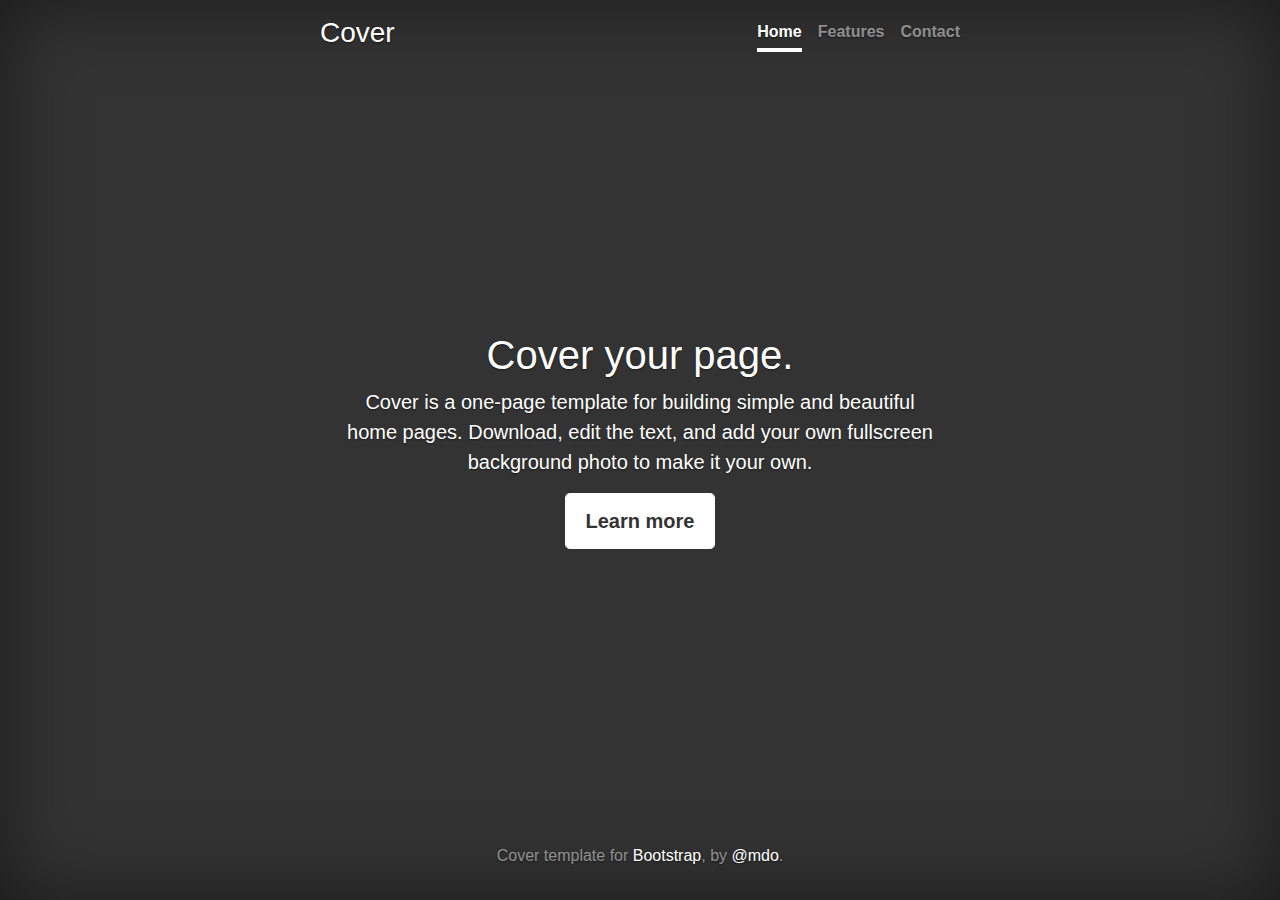
<file: bootstrap-4.0.0/docs/4.0/examples/cover/index.html>
<!doctype html>
<html lang="en">
  <head>
    <meta charset="utf-8">
    <meta name="viewport" content="width=device-width, initial-scale=1, shrink-to-fit=no">
    <meta name="description" content="">
    <meta name="author" content="">
    <link rel="icon" href="../../../../favicon.ico">

    <title>Cover Template for Bootstrap</title>

    <!-- Bootstrap core CSS -->
    <link href="../../../../dist/css/bootstrap.min.css" rel="stylesheet">

    <!-- Custom styles for this template -->
    <link href="cover.css" rel="stylesheet">
  </head>

  <body class="text-center">

    <div class="cover-container d-flex h-100 p-3 mx-auto flex-column">
      <header class="masthead mb-auto">
        <div class="inner">
          <h3 class="masthead-brand">Cover</h3>
          <nav class="nav nav-masthead justify-content-center">
            <a class="nav-link active" href="#">Home</a>
            <a class="nav-link" href="#">Features</a>
            <a class="nav-link" href="#">Contact</a>
          </nav>
        </div>
      </header>

      <main role="main" class="inner cover">
        <h1 class="cover-heading">Cover your page.</h1>
        <p class="lead">Cover is a one-page template for building simple and beautiful home pages. Download, edit the text, and add your own fullscreen background photo to make it your own.</p>
        <p class="lead">
          <a href="#" class="btn btn-lg btn-secondary">Learn more</a>
        </p>
      </main>

      <footer class="mastfoot mt-auto">
        <div class="inner">
          <p>Cover template for <a href="https://getbootstrap.com/">Bootstrap</a>, by <a href="https://twitter.com/mdo">@mdo</a>.</p>
        </div>
      </footer>
    </div>


    <!-- Bootstrap core JavaScript
    ================================================== -->
    <!-- Placed at the end of the document so the pages load faster -->
    <script src="https://code.jquery.com/jquery-3.2.1.slim.min.js" integrity="sha384-KJ3o2DKtIkvYIK3UENzmM7KCkRr/rE9/Qpg6aAZGJwFDMVNA/GpGFF93hXpG5KkN" crossorigin="anonymous"></script>
    <script>window.jQuery || document.write('<script src="../../../../assets/js/vendor/jquery-slim.min.js"><\/script>')</script>
    <script src="../../../../assets/js/vendor/popper.min.js"></script>
    <script src="../../../../dist/js/bootstrap.min.js"></script>
  </body>
</html>
</file>
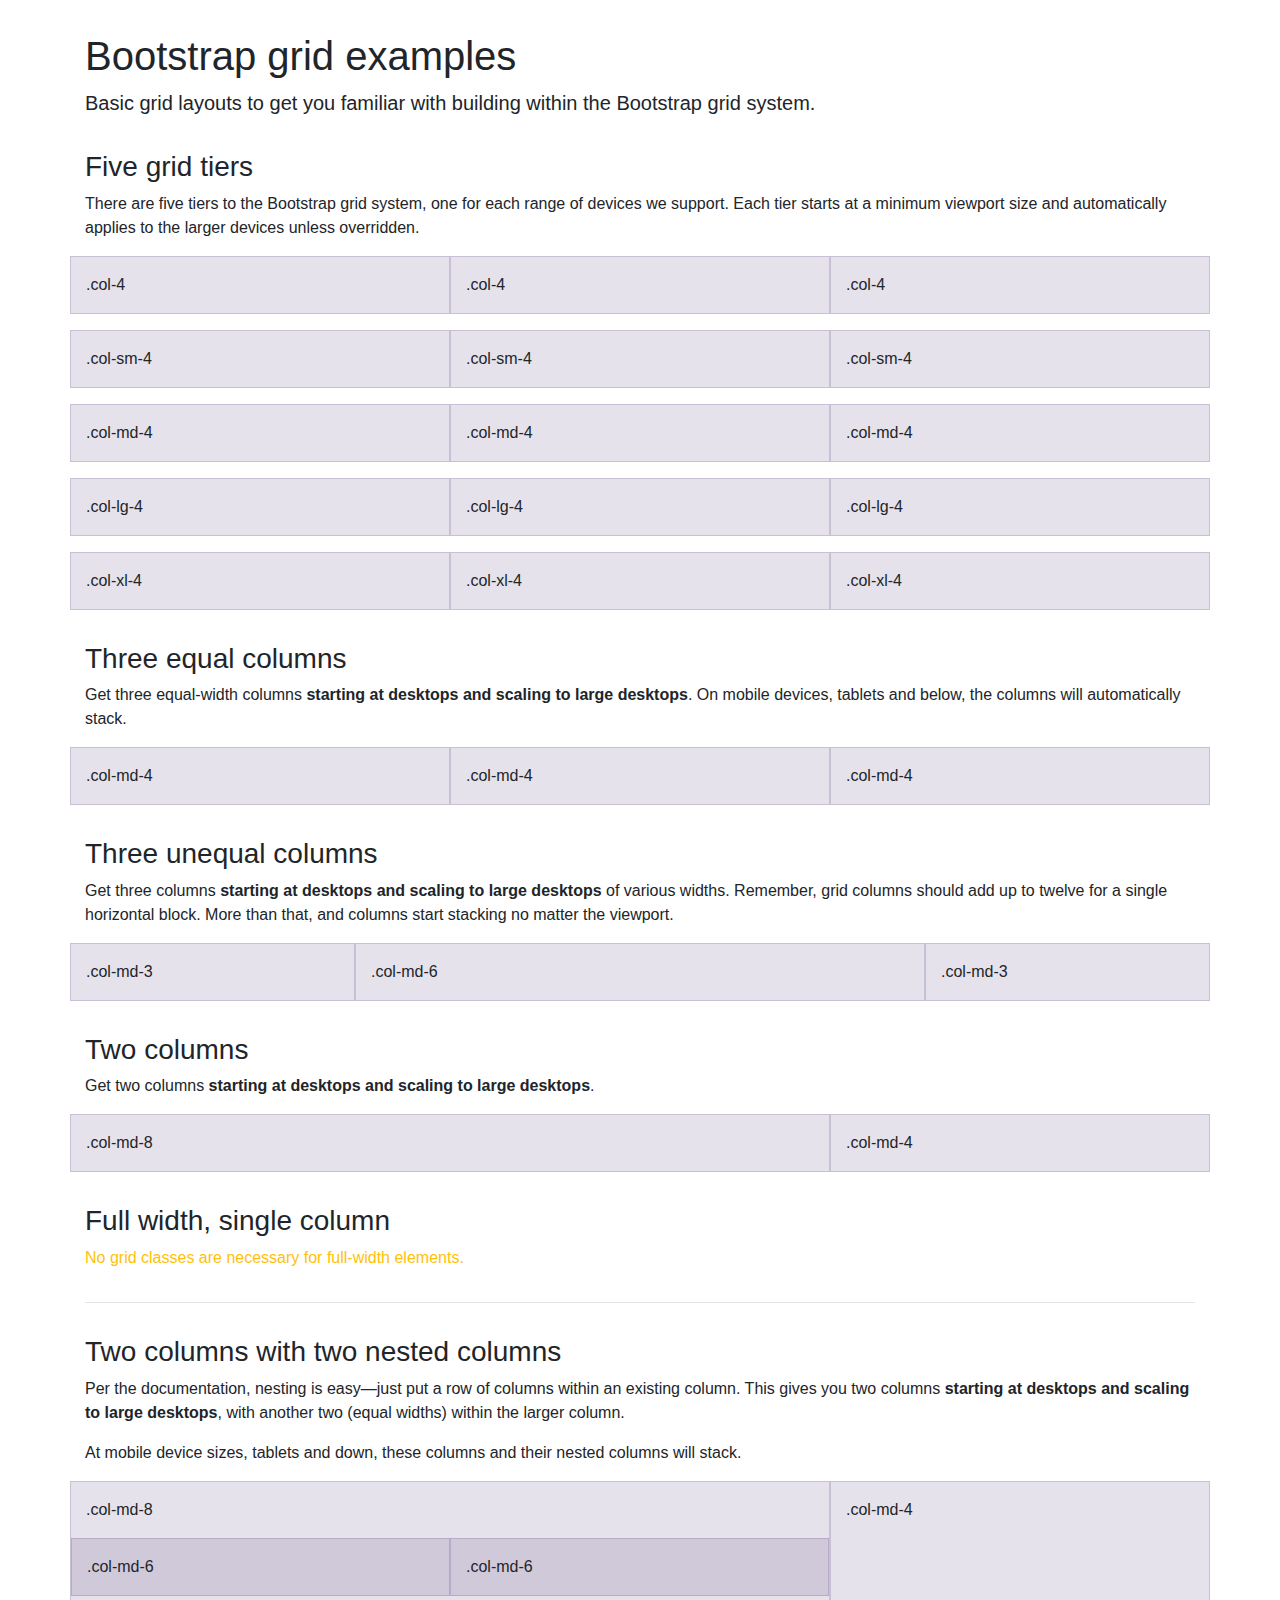
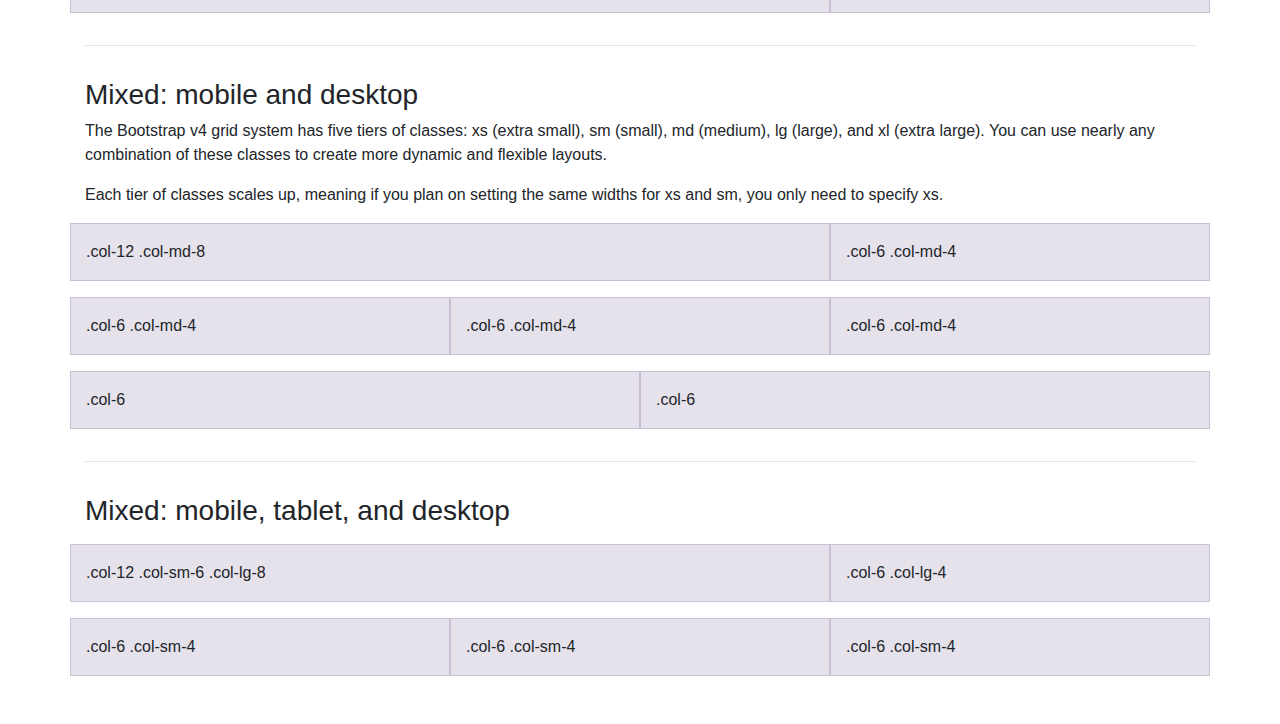
<file: bootstrap-4.0.0/docs/4.0/examples/grid/index.html>
<!doctype html>
<html lang="en">
  <head>
    <meta charset="utf-8">
    <meta name="viewport" content="width=device-width, initial-scale=1, shrink-to-fit=no">
    <meta name="description" content="">
    <meta name="author" content="">
    <link rel="icon" href="../../../../favicon.ico">

    <title>Grid Template for Bootstrap</title>

    <!-- Bootstrap core CSS -->
    <link href="../../../../dist/css/bootstrap.min.css" rel="stylesheet">

    <!-- Custom styles for this template -->
    <link href="grid.css" rel="stylesheet">
  </head>

  <body>
    <div class="container">

      <h1>Bootstrap grid examples</h1>
      <p class="lead">Basic grid layouts to get you familiar with building within the Bootstrap grid system.</p>

      <h3>Five grid tiers</h3>
      <p>There are five tiers to the Bootstrap grid system, one for each range of devices we support. Each tier starts at a minimum viewport size and automatically applies to the larger devices unless overridden.</p>

      <div class="row">
        <div class="col-4">.col-4</div>
        <div class="col-4">.col-4</div>
        <div class="col-4">.col-4</div>
      </div>

      <div class="row">
        <div class="col-sm-4">.col-sm-4</div>
        <div class="col-sm-4">.col-sm-4</div>
        <div class="col-sm-4">.col-sm-4</div>
      </div>

      <div class="row">
        <div class="col-md-4">.col-md-4</div>
        <div class="col-md-4">.col-md-4</div>
        <div class="col-md-4">.col-md-4</div>
      </div>

      <div class="row">
        <div class="col-lg-4">.col-lg-4</div>
        <div class="col-lg-4">.col-lg-4</div>
        <div class="col-lg-4">.col-lg-4</div>
      </div>

      <div class="row">
        <div class="col-xl-4">.col-xl-4</div>
        <div class="col-xl-4">.col-xl-4</div>
        <div class="col-xl-4">.col-xl-4</div>
      </div>

      <h3>Three equal columns</h3>
      <p>Get three equal-width columns <strong>starting at desktops and scaling to large desktops</strong>. On mobile devices, tablets and below, the columns will automatically stack.</p>
      <div class="row">
        <div class="col-md-4">.col-md-4</div>
        <div class="col-md-4">.col-md-4</div>
        <div class="col-md-4">.col-md-4</div>
      </div>

      <h3>Three unequal columns</h3>
      <p>Get three columns <strong>starting at desktops and scaling to large desktops</strong> of various widths. Remember, grid columns should add up to twelve for a single horizontal block. More than that, and columns start stacking no matter the viewport.</p>
      <div class="row">
        <div class="col-md-3">.col-md-3</div>
        <div class="col-md-6">.col-md-6</div>
        <div class="col-md-3">.col-md-3</div>
      </div>

      <h3>Two columns</h3>
      <p>Get two columns <strong>starting at desktops and scaling to large desktops</strong>.</p>
      <div class="row">
        <div class="col-md-8">.col-md-8</div>
        <div class="col-md-4">.col-md-4</div>
      </div>

      <h3>Full width, single column</h3>
      <p class="text-warning">No grid classes are necessary for full-width elements.</p>

      <hr>

      <h3>Two columns with two nested columns</h3>
      <p>Per the documentation, nesting is easy—just put a row of columns within an existing column. This gives you two columns <strong>starting at desktops and scaling to large desktops</strong>, with another two (equal widths) within the larger column.</p>
      <p>At mobile device sizes, tablets and down, these columns and their nested columns will stack.</p>
      <div class="row">
        <div class="col-md-8">
          .col-md-8
          <div class="row">
            <div class="col-md-6">.col-md-6</div>
            <div class="col-md-6">.col-md-6</div>
          </div>
        </div>
        <div class="col-md-4">.col-md-4</div>
      </div>

      <hr>

      <h3>Mixed: mobile and desktop</h3>
      <p>The Bootstrap v4 grid system has five tiers of classes: xs (extra small), sm (small), md (medium), lg (large), and xl (extra large). You can use nearly any combination of these classes to create more dynamic and flexible layouts.</p>
      <p>Each tier of classes scales up, meaning if you plan on setting the same widths for xs and sm, you only need to specify xs.</p>
      <div class="row">
        <div class="col-12 col-md-8">.col-12 .col-md-8</div>
        <div class="col-6 col-md-4">.col-6 .col-md-4</div>
      </div>
      <div class="row">
        <div class="col-6 col-md-4">.col-6 .col-md-4</div>
        <div class="col-6 col-md-4">.col-6 .col-md-4</div>
        <div class="col-6 col-md-4">.col-6 .col-md-4</div>
      </div>
      <div class="row">
        <div class="col-6">.col-6</div>
        <div class="col-6">.col-6</div>
      </div>

      <hr>

      <h3>Mixed: mobile, tablet, and desktop</h3>
      <p></p>
      <div class="row">
        <div class="col-12 col-sm-6 col-lg-8">.col-12 .col-sm-6 .col-lg-8</div>
        <div class="col-6 col-lg-4">.col-6 .col-lg-4</div>
      </div>
      <div class="row">
        <div class="col-6 col-sm-4">.col-6 .col-sm-4</div>
        <div class="col-6 col-sm-4">.col-6 .col-sm-4</div>
        <div class="col-6 col-sm-4">.col-6 .col-sm-4</div>
      </div>

    </div> <!-- /container -->
  </body>
</html>
</file>
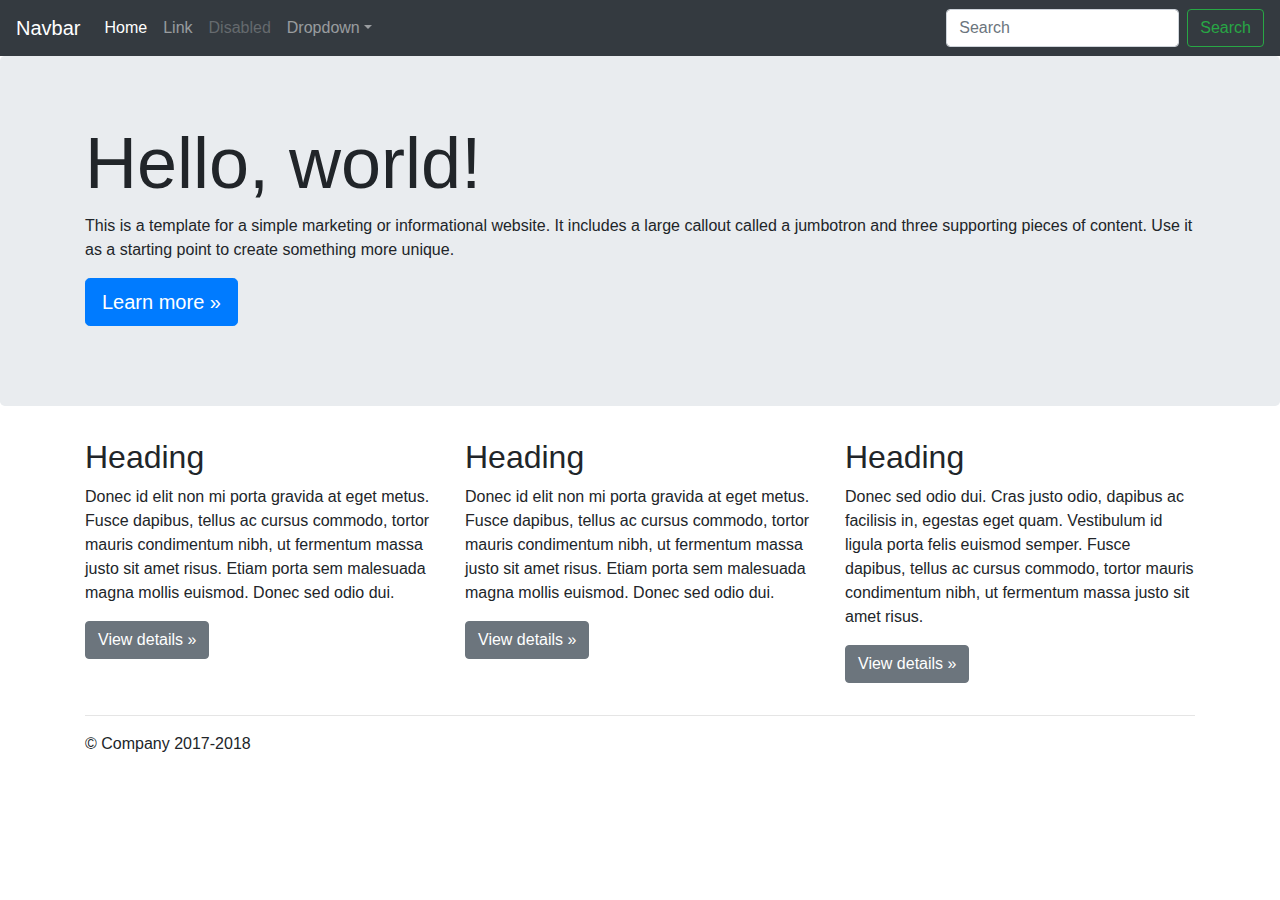
<file: bootstrap-4.0.0/docs/4.0/examples/jumbotron/index.html>
<!doctype html>
<html lang="en">
  <head>
    <meta charset="utf-8">
    <meta name="viewport" content="width=device-width, initial-scale=1, shrink-to-fit=no">
    <meta name="description" content="">
    <meta name="author" content="">
    <link rel="icon" href="../../../../favicon.ico">

    <title>Jumbotron Template for Bootstrap</title>

    <!-- Bootstrap core CSS -->
    <link href="../../../../dist/css/bootstrap.min.css" rel="stylesheet">

    <!-- Custom styles for this template -->
    <link href="jumbotron.css" rel="stylesheet">
  </head>

  <body>

    <nav class="navbar navbar-expand-md navbar-dark fixed-top bg-dark">
      <a class="navbar-brand" href="#">Navbar</a>
      <button class="navbar-toggler" type="button" data-toggle="collapse" data-target="#navbarsExampleDefault" aria-controls="navbarsExampleDefault" aria-expanded="false" aria-label="Toggle navigation">
        <span class="navbar-toggler-icon"></span>
      </button>

      <div class="collapse navbar-collapse" id="navbarsExampleDefault">
        <ul class="navbar-nav mr-auto">
          <li class="nav-item active">
            <a class="nav-link" href="#">Home <span class="sr-only">(current)</span></a>
          </li>
          <li class="nav-item">
            <a class="nav-link" href="#">Link</a>
          </li>
          <li class="nav-item">
            <a class="nav-link disabled" href="#">Disabled</a>
          </li>
          <li class="nav-item dropdown">
            <a class="nav-link dropdown-toggle" href="http://example.com" id="dropdown01" data-toggle="dropdown" aria-haspopup="true" aria-expanded="false">Dropdown</a>
            <div class="dropdown-menu" aria-labelledby="dropdown01">
              <a class="dropdown-item" href="#">Action</a>
              <a class="dropdown-item" href="#">Another action</a>
              <a class="dropdown-item" href="#">Something else here</a>
            </div>
          </li>
        </ul>
        <form class="form-inline my-2 my-lg-0">
          <input class="form-control mr-sm-2" type="text" placeholder="Search" aria-label="Search">
          <button class="btn btn-outline-success my-2 my-sm-0" type="submit">Search</button>
        </form>
      </div>
    </nav>

    <main role="main">

      <!-- Main jumbotron for a primary marketing message or call to action -->
      <div class="jumbotron">
        <div class="container">
          <h1 class="display-3">Hello, world!</h1>
          <p>This is a template for a simple marketing or informational website. It includes a large callout called a jumbotron and three supporting pieces of content. Use it as a starting point to create something more unique.</p>
          <p><a class="btn btn-primary btn-lg" href="#" role="button">Learn more &raquo;</a></p>
        </div>
      </div>

      <div class="container">
        <!-- Example row of columns -->
        <div class="row">
          <div class="col-md-4">
            <h2>Heading</h2>
            <p>Donec id elit non mi porta gravida at eget metus. Fusce dapibus, tellus ac cursus commodo, tortor mauris condimentum nibh, ut fermentum massa justo sit amet risus. Etiam porta sem malesuada magna mollis euismod. Donec sed odio dui. </p>
            <p><a class="btn btn-secondary" href="#" role="button">View details &raquo;</a></p>
          </div>
          <div class="col-md-4">
            <h2>Heading</h2>
            <p>Donec id elit non mi porta gravida at eget metus. Fusce dapibus, tellus ac cursus commodo, tortor mauris condimentum nibh, ut fermentum massa justo sit amet risus. Etiam porta sem malesuada magna mollis euismod. Donec sed odio dui. </p>
            <p><a class="btn btn-secondary" href="#" role="button">View details &raquo;</a></p>
          </div>
          <div class="col-md-4">
            <h2>Heading</h2>
            <p>Donec sed odio dui. Cras justo odio, dapibus ac facilisis in, egestas eget quam. Vestibulum id ligula porta felis euismod semper. Fusce dapibus, tellus ac cursus commodo, tortor mauris condimentum nibh, ut fermentum massa justo sit amet risus.</p>
            <p><a class="btn btn-secondary" href="#" role="button">View details &raquo;</a></p>
          </div>
        </div>

        <hr>

      </div> <!-- /container -->

    </main>

    <footer class="container">
      <p>&copy; Company 2017-2018</p>
    </footer>

    <!-- Bootstrap core JavaScript
    ================================================== -->
    <!-- Placed at the end of the document so the pages load faster -->
    <script src="https://code.jquery.com/jquery-3.2.1.slim.min.js" integrity="sha384-KJ3o2DKtIkvYIK3UENzmM7KCkRr/rE9/Qpg6aAZGJwFDMVNA/GpGFF93hXpG5KkN" crossorigin="anonymous"></script>
    <script>window.jQuery || document.write('<script src="../../../../assets/js/vendor/jquery-slim.min.js"><\/script>')</script>
    <script src="../../../../assets/js/vendor/popper.min.js"></script>
    <script src="../../../../dist/js/bootstrap.min.js"></script>
  </body>
</html>
</file>
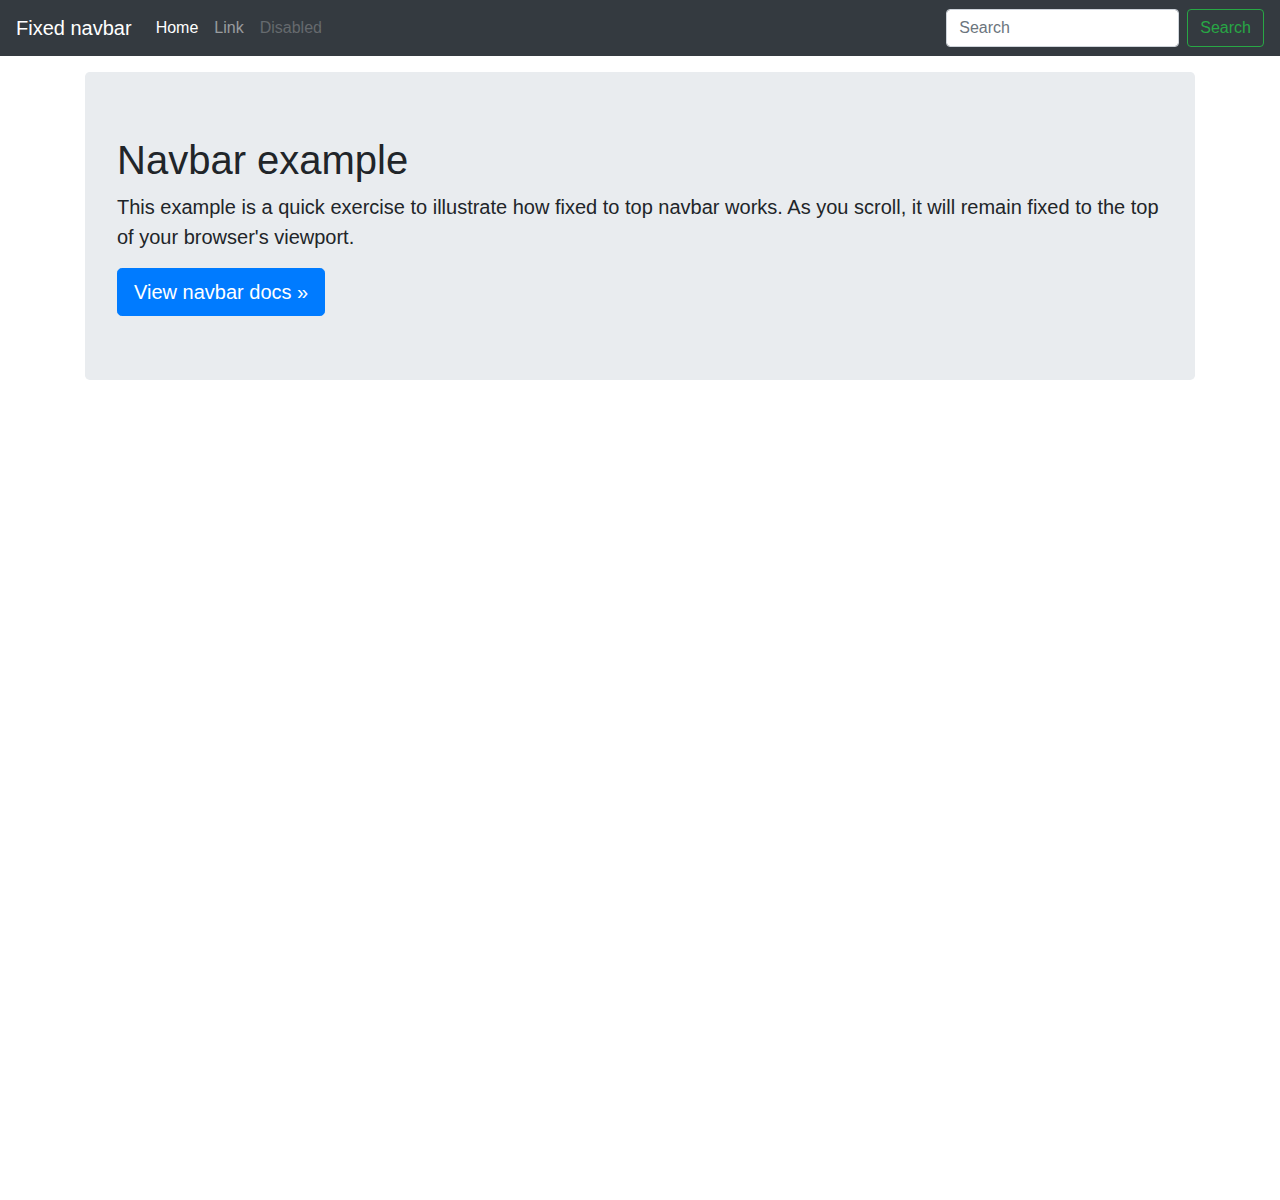
<file: bootstrap-4.0.0/docs/4.0/examples/navbar-fixed/index.html>
<!doctype html>
<html lang="en">
  <head>
    <meta charset="utf-8">
    <meta name="viewport" content="width=device-width, initial-scale=1, shrink-to-fit=no">
    <meta name="description" content="">
    <meta name="author" content="">
    <link rel="icon" href="../../../../favicon.ico">

    <title>Fixed top navbar example for Bootstrap</title>

    <!-- Bootstrap core CSS -->
    <link href="../../../../dist/css/bootstrap.min.css" rel="stylesheet">

    <!-- Custom styles for this template -->
    <link href="navbar-top-fixed.css" rel="stylesheet">
  </head>

  <body>

    <nav class="navbar navbar-expand-md navbar-dark fixed-top bg-dark">
      <a class="navbar-brand" href="#">Fixed navbar</a>
      <button class="navbar-toggler" type="button" data-toggle="collapse" data-target="#navbarCollapse" aria-controls="navbarCollapse" aria-expanded="false" aria-label="Toggle navigation">
        <span class="navbar-toggler-icon"></span>
      </button>
      <div class="collapse navbar-collapse" id="navbarCollapse">
        <ul class="navbar-nav mr-auto">
          <li class="nav-item active">
            <a class="nav-link" href="#">Home <span class="sr-only">(current)</span></a>
          </li>
          <li class="nav-item">
            <a class="nav-link" href="#">Link</a>
          </li>
          <li class="nav-item">
            <a class="nav-link disabled" href="#">Disabled</a>
          </li>
        </ul>
        <form class="form-inline mt-2 mt-md-0">
          <input class="form-control mr-sm-2" type="text" placeholder="Search" aria-label="Search">
          <button class="btn btn-outline-success my-2 my-sm-0" type="submit">Search</button>
        </form>
      </div>
    </nav>

    <main role="main" class="container">
      <div class="jumbotron">
        <h1>Navbar example</h1>
        <p class="lead">This example is a quick exercise to illustrate how fixed to top navbar works. As you scroll, it will remain fixed to the top of your browser's viewport.</p>
        <a class="btn btn-lg btn-primary" href="../../components/navbar/" role="button">View navbar docs &raquo;</a>
      </div>
    </main>

    <!-- Bootstrap core JavaScript
    ================================================== -->
    <!-- Placed at the end of the document so the pages load faster -->
    <script src="https://code.jquery.com/jquery-3.2.1.slim.min.js" integrity="sha384-KJ3o2DKtIkvYIK3UENzmM7KCkRr/rE9/Qpg6aAZGJwFDMVNA/GpGFF93hXpG5KkN" crossorigin="anonymous"></script>
    <script>window.jQuery || document.write('<script src="../../../../assets/js/vendor/jquery-slim.min.js"><\/script>')</script>
    <script src="../../../../assets/js/vendor/popper.min.js"></script>
    <script src="../../../../dist/js/bootstrap.min.js"></script>
  </body>
</html>
</file>
<file: style.css>
body{
    font-family: sans-serif;
    margin: 0;
    background-color:#895737; }
header{
    display: flex ;
    justify-content: space-between;
    background-image: url(imagenes.png/cafebackground.png);
    width: 100%;
    height: 77px;
    align-items: center;
    padding: 10px;
    position: fixed;
    top: 0%;
}
a{
    text-decoration: none;
    color: black;
}
.nombre-empresa{
    display: flex;
    align-items: center;
    width: 150px;
    color: #ddb892;
    margin-right: 1300px;
}
.logo img{
    height: 100px;
    margin-right: 10px;
}
nav a {
 font-weight: 600;
 padding-right: 10px;
}
nav a:hover{
    color: #895737;
}
.fotocafe{
    height: 300px;
    display: flex;
    margin-top: 100%;
}
.mapouter {
    width: 500px;
}
iframe{
    padding-left: 500px;
width: 900px;
border: 10px chocolate;
}

.Historia{
    border: 3px solid black;
    text-align: center;
    padding: 50px;
    margin: 70px 74px;
}
.CafeCuadro{
    width: 100%;
    padding: 0;
    height: 428px;
}
.BajaPre{
    text-align: center;
    color: beige;
    font-family: sans-serif
}
.Intro2{
    text-align: center;
    color: beige;
}
.SobreNos{
    color: #ddb892;
}
footer {
    text-align: center;
    padding: 3px;
    background-color: #ddb892;
    color: white;
    border: 3px #5e3023;
    bottom: 0%;
margin-top: 5%;}
    body::-webkit-scrollbar {
        width: 19px;
      }
    body::-webkit-scrollbar-track {
      background:#ddb892;
    }
    body::-webkit-scrollbar-thumb {
      background-color: #5e3023;
      height: 60px;
    }
    .LaTabla{
        font-family: arial, sans-serif;
        border-collapse: collapse;
        width: 80% ;
        margin-left: 200px;
    
    }
    td, th {
        border: 1px solid #ddb892;
        text-align: left;
        padding: 8px;}

    tr:nth-child(even) {
            background-color: #ddb892;
          }
     aside {
            width: 30%;
            padding-left: 15px;
            margin-left: 15px;
            float:right;
            font-style: italic;
            background-color: #ddb892;
          }
          .Productores{
            color: #ddb892;
            text-align: center;
          }
         .Titulos1{
            color: #ddb892;
            margin: 0 500px;
         }
       .nav-link{
            color: #ddb892;
         }
         .Titulos2{
            color: #ddb892;
            margin: 75px 263px;
         }
         .videoyt{
            margin: 104px;
         }
</file>
<file: bootstrap-4.0.0/docs/4.0/examples/album/album.css>
:root {
  --jumbotron-padding-y: 3rem;
}

.jumbotron {
  padding-top: var(--jumbotron-padding-y);
  padding-bottom: var(--jumbotron-padding-y);
  margin-bottom: 0;
  background-color: #fff;
}
@media (min-width: 768px) {
  .jumbotron {
    padding-top: calc(var(--jumbotron-padding-y) * 2);
    padding-bottom: calc(var(--jumbotron-padding-y) * 2);
  }
}

.jumbotron p:last-child {
  margin-bottom: 0;
}

.jumbotron-heading {
  font-weight: 300;
}

.jumbotron .container {
  max-width: 40rem;
}

footer {
  padding-top: 3rem;
  padding-bottom: 3rem;
}

footer p {
  margin-bottom: .25rem;
}

.box-shadow { box-shadow: 0 .25rem .75rem rgba(0, 0, 0, .05); }
</file>
<file: bootstrap-4.0.0/docs/4.0/examples/blog/blog.css>
/* stylelint-disable selector-list-comma-newline-after */

.blog-header {
  line-height: 1;
  border-bottom: 1px solid #e5e5e5;
}

.blog-header-logo {
  font-family: "Playfair Display", Georgia, "Times New Roman", serif;
  font-size: 2.25rem;
}

.blog-header-logo:hover {
  text-decoration: none;
}

h1, h2, h3, h4, h5, h6 {
  font-family: "Playfair Display", Georgia, "Times New Roman", serif;
}

.display-4 {
  font-size: 2.5rem;
}
@media (min-width: 768px) {
  .display-4 {
    font-size: 3rem;
  }
}

.nav-scroller {
  position: relative;
  z-index: 2;
  height: 2.75rem;
  overflow-y: hidden;
}

.nav-scroller .nav {
  display: -webkit-box;
  display: -ms-flexbox;
  display: flex;
  -ms-flex-wrap: nowrap;
  flex-wrap: nowrap;
  padding-bottom: 1rem;
  margin-top: -1px;
  overflow-x: auto;
  text-align: center;
  white-space: nowrap;
  -webkit-overflow-scrolling: touch;
}

.nav-scroller .nav-link {
  padding-top: .75rem;
  padding-bottom: .75rem;
  font-size: .875rem;
}

.card-img-right {
  height: 100%;
  border-radius: 0 3px 3px 0;
}

.flex-auto {
  -ms-flex: 0 0 auto;
  -webkit-box-flex: 0;
  flex: 0 0 auto;
}

.h-250 { height: 250px; }
@media (min-width: 768px) {
  .h-md-250 { height: 250px; }
}

.border-top { border-top: 1px solid #e5e5e5; }
.border-bottom { border-bottom: 1px solid #e5e5e5; }

.box-shadow { box-shadow: 0 .25rem .75rem rgba(0, 0, 0, .05); }

/*
 * Blog name and description
 */
.blog-title {
  margin-bottom: 0;
  font-size: 2rem;
  font-weight: 400;
}
.blog-description {
  font-size: 1.1rem;
  color: #999;
}

@media (min-width: 40em) {
  .blog-title {
    font-size: 3.5rem;
  }
}

/* Pagination */
.blog-pagination {
  margin-bottom: 4rem;
}
.blog-pagination > .btn {
  border-radius: 2rem;
}

/*
 * Blog posts
 */
.blog-post {
  margin-bottom: 4rem;
}
.blog-post-title {
  margin-bottom: .25rem;
  font-size: 2.5rem;
}
.blog-post-meta {
  margin-bottom: 1.25rem;
  color: #999;
}

/*
 * Footer
 */
.blog-footer {
  padding: 2.5rem 0;
  color: #999;
  text-align: center;
  background-color: #f9f9f9;
  border-top: .05rem solid #e5e5e5;
}
.blog-footer p:last-child {
  margin-bottom: 0;
}
</file>
<file: bootstrap-4.0.0/docs/4.0/examples/carousel/carousel.css>
/* GLOBAL STYLES
-------------------------------------------------- */
/* Padding below the footer and lighter body text */

body {
  padding-top: 3rem;
  padding-bottom: 3rem;
  color: #5a5a5a;
}


/* CUSTOMIZE THE CAROUSEL
-------------------------------------------------- */

/* Carousel base class */
.carousel {
  margin-bottom: 4rem;
}
/* Since positioning the image, we need to help out the caption */
.carousel-caption {
  bottom: 3rem;
  z-index: 10;
}

/* Declare heights because of positioning of img element */
.carousel-item {
  height: 32rem;
  background-color: #777;
}
.carousel-item > img {
  position: absolute;
  top: 0;
  left: 0;
  min-width: 100%;
  height: 32rem;
}


/* MARKETING CONTENT
-------------------------------------------------- */

/* Center align the text within the three columns below the carousel */
.marketing .col-lg-4 {
  margin-bottom: 1.5rem;
  text-align: center;
}
.marketing h2 {
  font-weight: 400;
}
.marketing .col-lg-4 p {
  margin-right: .75rem;
  margin-left: .75rem;
}


/* Featurettes
------------------------- */

.featurette-divider {
  margin: 5rem 0; /* Space out the Bootstrap <hr> more */
}

/* Thin out the marketing headings */
.featurette-heading {
  font-weight: 300;
  line-height: 1;
  letter-spacing: -.05rem;
}


/* RESPONSIVE CSS
-------------------------------------------------- */

@media (min-width: 40em) {
  /* Bump up size of carousel content */
  .carousel-caption p {
    margin-bottom: 1.25rem;
    font-size: 1.25rem;
    line-height: 1.4;
  }

  .featurette-heading {
    font-size: 50px;
  }
}

@media (min-width: 62em) {
  .featurette-heading {
    margin-top: 7rem;
  }
}
</file>
<file: bootstrap-4.0.0/docs/4.0/examples/cover/cover.css>
/*
 * Globals
 */

/* Links */
a,
a:focus,
a:hover {
  color: #fff;
}

/* Custom default button */
.btn-secondary,
.btn-secondary:hover,
.btn-secondary:focus {
  color: #333;
  text-shadow: none; /* Prevent inheritance from `body` */
  background-color: #fff;
  border: .05rem solid #fff;
}


/*
 * Base structure
 */

html,
body {
  height: 100%;
  background-color: #333;
}

body {
  display: -ms-flexbox;
  display: -webkit-box;
  display: flex;
  -ms-flex-pack: center;
  -webkit-box-pack: center;
  justify-content: center;
  color: #fff;
  text-shadow: 0 .05rem .1rem rgba(0, 0, 0, .5);
  box-shadow: inset 0 0 5rem rgba(0, 0, 0, .5);
}

.cover-container {
  max-width: 42em;
}


/*
 * Header
 */
.masthead {
  margin-bottom: 2rem;
}

.masthead-brand {
  margin-bottom: 0;
}

.nav-masthead .nav-link {
  padding: .25rem 0;
  font-weight: 700;
  color: rgba(255, 255, 255, .5);
  background-color: transparent;
  border-bottom: .25rem solid transparent;
}

.nav-masthead .nav-link:hover,
.nav-masthead .nav-link:focus {
  border-bottom-color: rgba(255, 255, 255, .25);
}

.nav-masthead .nav-link + .nav-link {
  margin-left: 1rem;
}

.nav-masthead .active {
  color: #fff;
  border-bottom-color: #fff;
}

@media (min-width: 48em) {
  .masthead-brand {
    float: left;
  }
  .nav-masthead {
    float: right;
  }
}


/*
 * Cover
 */
.cover {
  padding: 0 1.5rem;
}
.cover .btn-lg {
  padding: .75rem 1.25rem;
  font-weight: 700;
}


/*
 * Footer
 */
.mastfoot {
  color: rgba(255, 255, 255, .5);
}
</file>
<file: bootstrap-4.0.0/docs/4.0/examples/grid/grid.css>
body {
  padding-top: 2rem;
  padding-bottom: 2rem;
}

h3 {
  margin-top: 2rem;
}

.row {
  margin-bottom: 1rem;
}
.row .row {
  margin-top: 1rem;
  margin-bottom: 0;
}
[class*="col-"] {
  padding-top: 1rem;
  padding-bottom: 1rem;
  background-color: rgba(86, 61, 124, .15);
  border: 1px solid rgba(86, 61, 124, .2);
}

hr {
  margin-top: 2rem;
  margin-bottom: 2rem;
}
</file>
<file: bootstrap-4.0.0/docs/4.0/examples/jumbotron/jumbotron.css>
/* Move down content because we have a fixed navbar that is 3.5rem tall */
body {
  padding-top: 3.5rem;
}
</file>
<file: bootstrap-4.0.0/docs/4.0/examples/navbar-fixed/navbar-top-fixed.css>
/* Show it is fixed to the top */
body {
  min-height: 75rem;
  padding-top: 4.5rem;
}
</file>
<file: bootstrap-4.0.0/js/tests/vendor/qunit.css>
/*!
 * QUnit 2.4.1
 * https://qunitjs.com/
 *
 * Copyright jQuery Foundation and other contributors
 * Released under the MIT license
 * https://jquery.org/license
 *
 * Date: 2017-10-22T05:12Z
 */

/** Font Family and Sizes */

#qunit-tests, #qunit-header, #qunit-banner, #qunit-testrunner-toolbar, #qunit-filteredTest, #qunit-userAgent, #qunit-testresult {
	font-family: "Helvetica Neue Light", "HelveticaNeue-Light", "Helvetica Neue", Calibri, Helvetica, Arial, sans-serif;
}

#qunit-testrunner-toolbar, #qunit-filteredTest, #qunit-userAgent, #qunit-testresult, #qunit-tests li { font-size: small; }
#qunit-tests { font-size: smaller; }


/** Resets */

#qunit-tests, #qunit-header, #qunit-banner, #qunit-filteredTest, #qunit-userAgent, #qunit-testresult, #qunit-modulefilter {
	margin: 0;
	padding: 0;
}


/** Header (excluding toolbar) */

#qunit-header {
	padding: 0.5em 0 0.5em 1em;

	color: #8699A4;
	background-color: #0D3349;

	font-size: 1.5em;
	line-height: 1em;
	font-weight: 400;

	border-radius: 5px 5px 0 0;
}

#qunit-header a {
	text-decoration: none;
	color: #C2CCD1;
}

#qunit-header a:hover,
#qunit-header a:focus {
	color: #FFF;
}

#qunit-banner {
	height: 5px;
}

#qunit-filteredTest {
	padding: 0.5em 1em 0.5em 1em;
	color: #366097;
	background-color: #F4FF77;
}

#qunit-userAgent {
	padding: 0.5em 1em 0.5em 1em;
	color: #FFF;
	background-color: #2B81AF;
	text-shadow: rgba(0, 0, 0, 0.5) 2px 2px 1px;
}


/** Toolbar */

#qunit-testrunner-toolbar {
	padding: 0.5em 1em 0.5em 1em;
	color: #5E740B;
	background-color: #EEE;
}

#qunit-testrunner-toolbar .clearfix {
	height: 0;
	clear: both;
}

#qunit-testrunner-toolbar label {
	display: inline-block;
}

#qunit-testrunner-toolbar input[type=checkbox],
#qunit-testrunner-toolbar input[type=radio] {
	margin: 3px;
	vertical-align: -2px;
}

#qunit-testrunner-toolbar input[type=text] {
	box-sizing: border-box;
	height: 1.6em;
}

.qunit-url-config,
.qunit-filter,
#qunit-modulefilter {
	display: inline-block;
	line-height: 2.1em;
}

.qunit-filter,
#qunit-modulefilter {
	float: right;
	position: relative;
	margin-left: 1em;
}

.qunit-url-config label {
	margin-right: 0.5em;
}

#qunit-modulefilter-search {
	box-sizing: border-box;
	width: 400px;
}

#qunit-modulefilter-search-container:after {
	position: absolute;
	right: 0.3em;
	content: "\25bc";
	color: black;
}

#qunit-modulefilter-dropdown {
	/* align with #qunit-modulefilter-search */
	box-sizing: border-box;
	width: 400px;
	position: absolute;
	right: 0;
	top: 50%;
	margin-top: 0.8em;

	border: 1px solid #D3D3D3;
	border-top: none;
	border-radius: 0 0 .25em .25em;
	color: #000;
	background-color: #F5F5F5;
	z-index: 99;
}

#qunit-modulefilter-dropdown a {
	color: inherit;
	text-decoration: none;
}

#qunit-modulefilter-dropdown .clickable.checked {
	font-weight: bold;
	color: #000;
	background-color: #D2E0E6;
}

#qunit-modulefilter-dropdown .clickable:hover {
	color: #FFF;
	background-color: #0D3349;
}

#qunit-modulefilter-actions {
	display: block;
	overflow: auto;

	/* align with #qunit-modulefilter-dropdown-list */
	font: smaller/1.5em sans-serif;
}

#qunit-modulefilter-dropdown #qunit-modulefilter-actions > * {
	box-sizing: border-box;
	max-height: 2.8em;
	display: block;
	padding: 0.4em;
}

#qunit-modulefilter-dropdown #qunit-modulefilter-actions > button {
	float: right;
	font: inherit;
}

#qunit-modulefilter-dropdown #qunit-modulefilter-actions > :last-child {
	/* insert padding to align with checkbox margins */
	padding-left: 3px;
}

#qunit-modulefilter-dropdown-list {
	max-height: 200px;
	overflow-y: auto;
	margin: 0;
	border-top: 2px groove threedhighlight;
	padding: 0.4em 0 0;
	font: smaller/1.5em sans-serif;
}

#qunit-modulefilter-dropdown-list li {
	white-space: nowrap;
	overflow: hidden;
	text-overflow: ellipsis;
}

#qunit-modulefilter-dropdown-list .clickable {
	display: block;
	padding-left: 0.15em;
}


/** Tests: Pass/Fail */

#qunit-tests {
	list-style-position: inside;
}

#qunit-tests li {
	padding: 0.4em 1em 0.4em 1em;
	border-bottom: 1px solid #FFF;
	list-style-position: inside;
}

#qunit-tests > li {
	display: none;
}

#qunit-tests li.running,
#qunit-tests li.pass,
#qunit-tests li.fail,
#qunit-tests li.skipped,
#qunit-tests li.aborted {
	display: list-item;
}

#qunit-tests.hidepass {
	position: relative;
}

#qunit-tests.hidepass li.running,
#qunit-tests.hidepass li.pass:not(.todo) {
	visibility: hidden;
	position: absolute;
	width:   0;
	height:  0;
	padding: 0;
	border:  0;
	margin:  0;
}

#qunit-tests li strong {
	cursor: pointer;
}

#qunit-tests li.skipped strong {
	cursor: default;
}

#qunit-tests li a {
	padding: 0.5em;
	color: #C2CCD1;
	text-decoration: none;
}

#qunit-tests li p a {
	padding: 0.25em;
	color: #6B6464;
}
#qunit-tests li a:hover,
#qunit-tests li a:focus {
	color: #000;
}

#qunit-tests li .runtime {
	float: right;
	font-size: smaller;
}

.qunit-assert-list {
	margin-top: 0.5em;
	padding: 0.5em;

	background-color: #FFF;

	border-radius: 5px;
}

.qunit-source {
	margin: 0.6em 0 0.3em;
}

.qunit-collapsed {
	display: none;
}

#qunit-tests table {
	border-collapse: collapse;
	margin-top: 0.2em;
}

#qunit-tests th {
	text-align: right;
	vertical-align: top;
	padding: 0 0.5em 0 0;
}

#qunit-tests td {
	vertical-align: top;
}

#qunit-tests pre {
	margin: 0;
	white-space: pre-wrap;
	word-wrap: break-word;
}

#qunit-tests del {
	color: #374E0C;
	background-color: #E0F2BE;
	text-decoration: none;
}

#qunit-tests ins {
	color: #500;
	background-color: #FFCACA;
	text-decoration: none;
}

/*** Test Counts */

#qunit-tests b.counts                       { color: #000; }
#qunit-tests b.passed                       { color: #5E740B; }
#qunit-tests b.failed                       { color: #710909; }

#qunit-tests li li {
	padding: 5px;
	background-color: #FFF;
	border-bottom: none;
	list-style-position: inside;
}

/*** Passing Styles */

#qunit-tests li li.pass {
	color: #3C510C;
	background-color: #FFF;
	border-left: 10px solid #C6E746;
}

#qunit-tests .pass                          { color: #528CE0; background-color: #D2E0E6; }
#qunit-tests .pass .test-name               { color: #366097; }

#qunit-tests .pass .test-actual,
#qunit-tests .pass .test-expected           { color: #999; }

#qunit-banner.qunit-pass                    { background-color: #C6E746; }

/*** Failing Styles */

#qunit-tests li li.fail {
	color: #710909;
	background-color: #FFF;
	border-left: 10px solid #EE5757;
	white-space: pre;
}

#qunit-tests > li:last-child {
	border-radius: 0 0 5px 5px;
}

#qunit-tests .fail                          { color: #000; background-color: #EE5757; }
#qunit-tests .fail .test-name,
#qunit-tests .fail .module-name             { color: #000; }

#qunit-tests .fail .test-actual             { color: #EE5757; }
#qunit-tests .fail .test-expected           { color: #008000; }

#qunit-banner.qunit-fail                    { background-color: #EE5757; }


/*** Aborted tests */
#qunit-tests .aborted { color: #000; background-color: orange; }
/*** Skipped tests */

#qunit-tests .skipped {
	background-color: #EBECE9;
}

#qunit-tests .qunit-todo-label,
#qunit-tests .qunit-skipped-label {
	background-color: #F4FF77;
	display: inline-block;
	font-style: normal;
	color: #366097;
	line-height: 1.8em;
	padding: 0 0.5em;
	margin: -0.4em 0.4em -0.4em 0;
}

#qunit-tests .qunit-todo-label {
	background-color: #EEE;
}

/** Result */

#qunit-testresult {
	color: #2B81AF;
	background-color: #D2E0E6;

	border-bottom: 1px solid #FFF;
}
#qunit-testresult .clearfix {
	height: 0;
	clear: both;
}
#qunit-testresult .module-name {
	font-weight: 700;
}
#qunit-testresult-display {
	padding: 0.5em 1em 0.5em 1em;
	width: 85%;
	float:left;
}
#qunit-testresult-controls {
	padding: 0.5em 1em 0.5em 1em;
  width: 10%;
	float:left;
}

/** Fixture */

#qunit-fixture {
	position: absolute;
	top: -10000px;
	left: -10000px;
	width: 1000px;
	height: 1000px;
}
</file>
